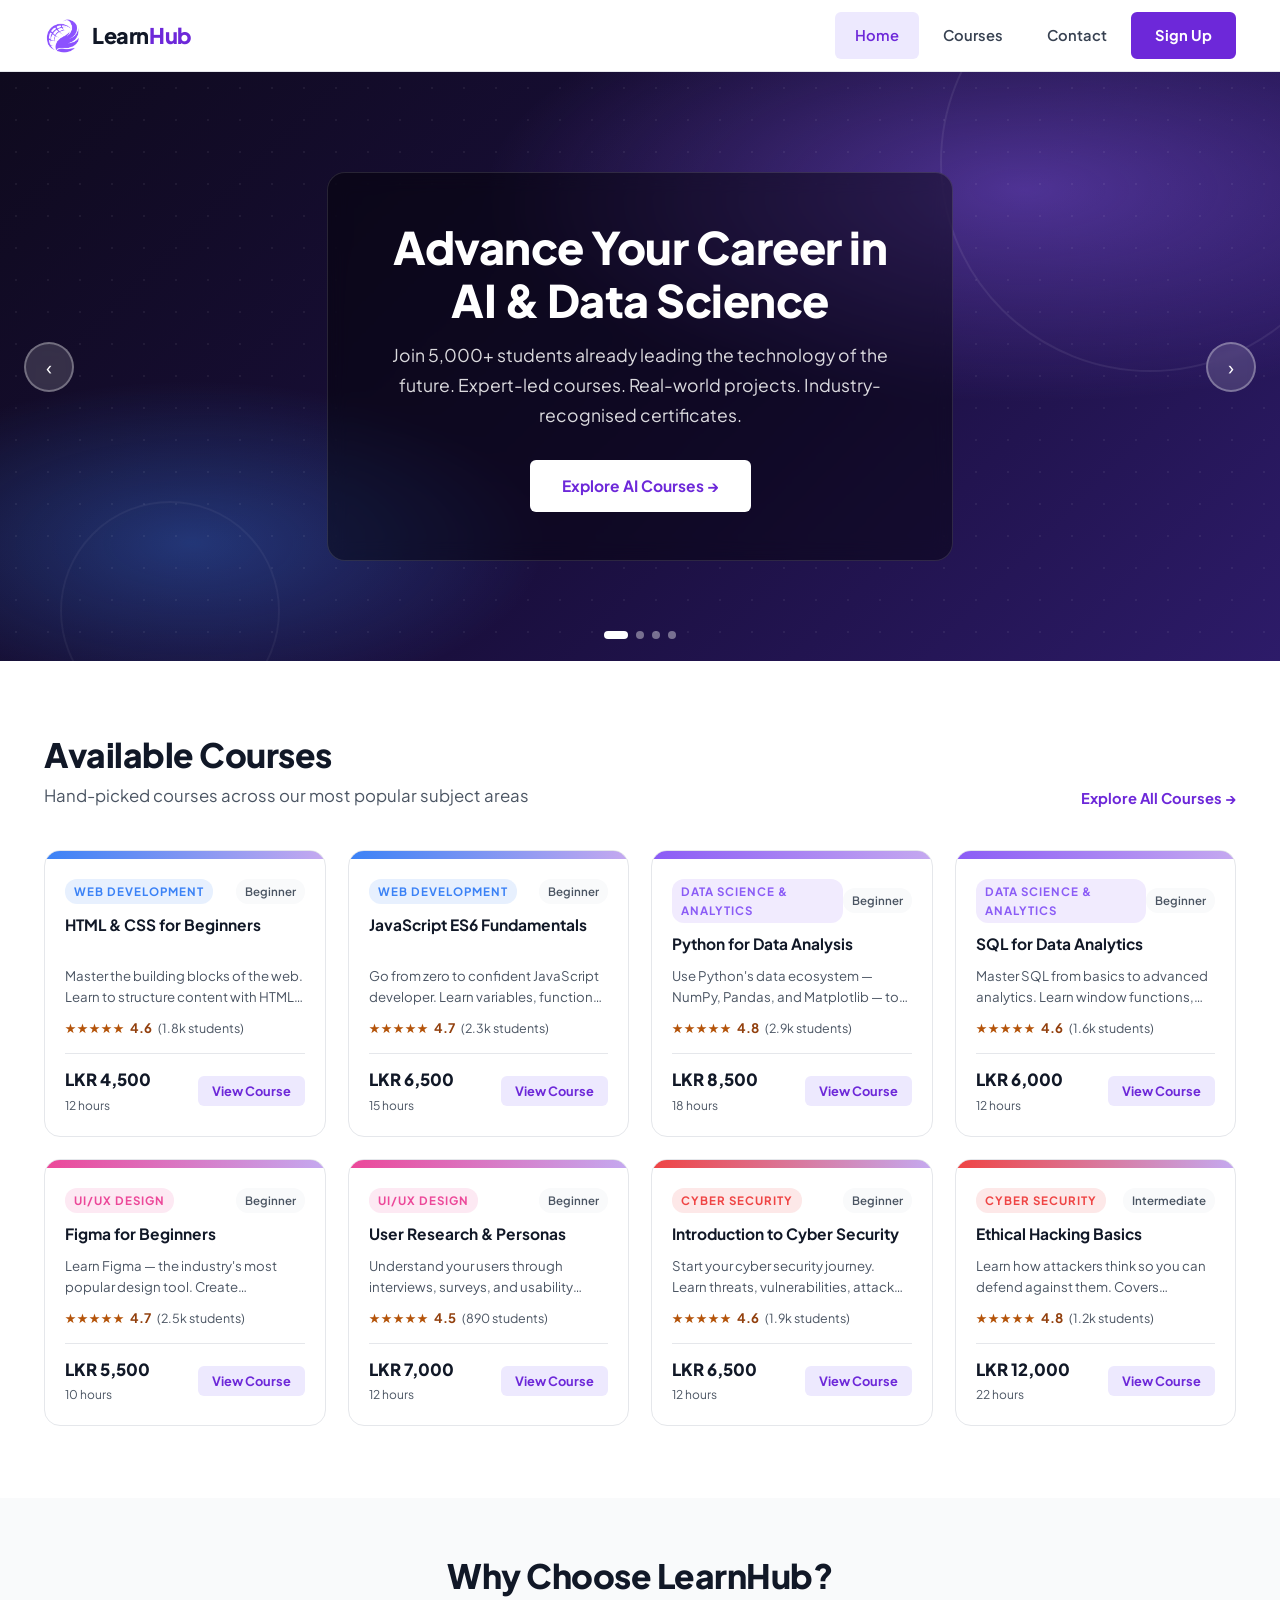
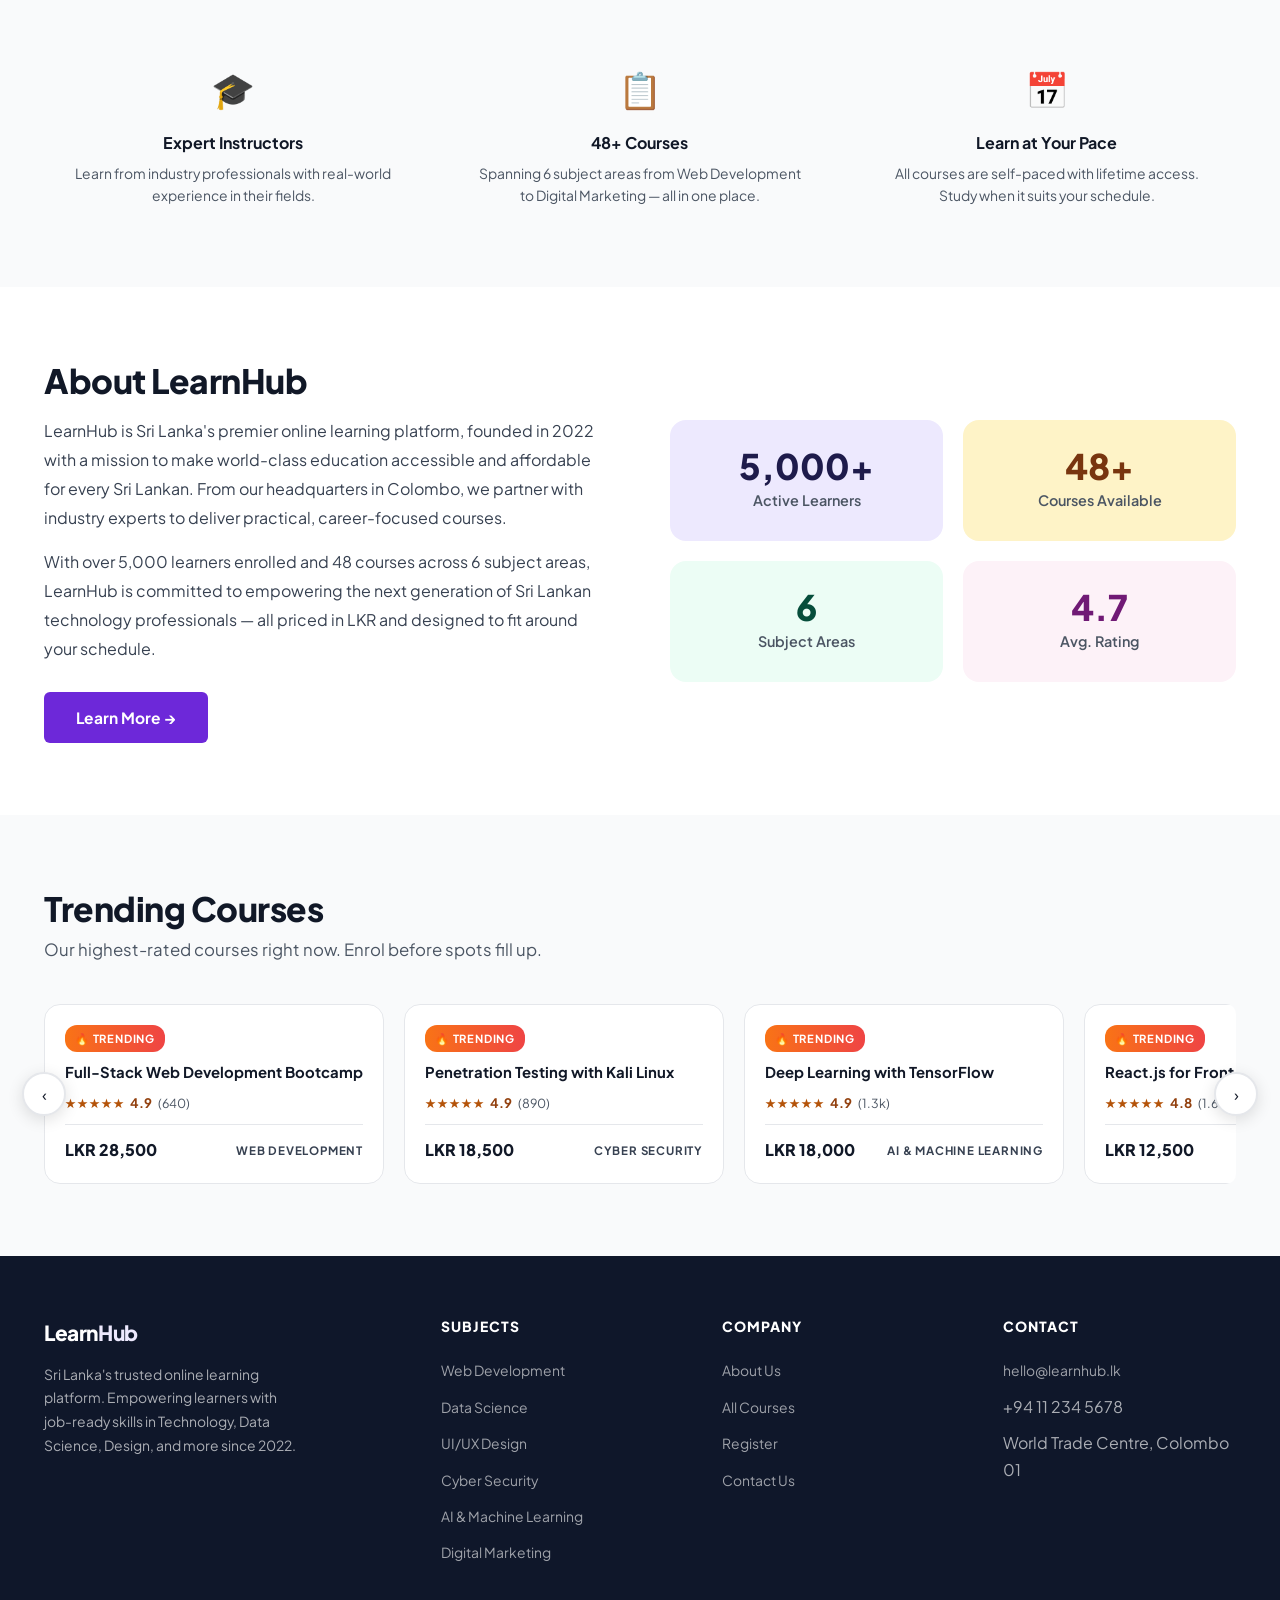
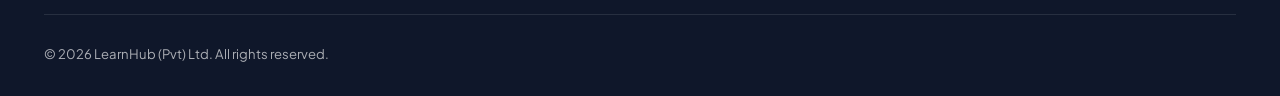
<file: index.html>
<!DOCTYPE html>
<html lang="en">

<head>
  <meta charset="UTF-8">
  <meta name="viewport" content="width=device-width, initial-scale=1.0">
  <meta name="description" content="LearnHub – Sri Lanka's premium online learning platform for Technology, Design, Data Science and more.">
  <title>LearnHub – Learn Without Limits</title>
  <link rel="stylesheet" href="style.css">
</head>
<body>

<div class="mobile-overlay" id="mobile-overlay" aria-hidden="true"></div>

<header class="site-header">
  <div class="header-inner">
    <a href="index.html" class="logo" aria-label="LearnHub – Home">
      <img src="logo.png"
           alt="LearnHub logo"
           class="logo-img"
           width="38" height="38">
      <span class="logo-name">Learn<span>Hub</span></span>
    </a>

<!--mobile hamburger -->
    <button class="hamburger" id="hamburger"
            aria-label="Toggle navigation menu"
            aria-expanded="false"
            aria-controls="main-nav">
      <span></span><span></span><span></span>
    </button>

    <!-- Main navigation -->
    <nav class="main-nav" id="main-nav" aria-label="Main navigation">
      <ul class="nav-list">
        <li><a href="index.html"   class="nav-link" aria-current="page">Home</a></li>
        <li><a href="courses.html" class="nav-link">Courses</a></li>
        <li><a href="contact.html" class="nav-link">Contact</a></li>
        <li><a href="register.html" class="nav-btn">Sign Up</a></li>
      </ul>
    </nav>

  </div>
</header>

<main>
    <h1 class="sr-only">LearnHub – Online Learning Platform</h1>
  <!--Hero Slider-->
  <section class="hero-slider" aria-label="Promotional banners">

    <div class="slides-track" id="slides-track" role="list">

      <!-- Slide 1: AI & Data Science career -->
      <div class="slide slide-bg-1" role="listitem" aria-label="Slide 1 of 4">
        <div class="slide-dots-bg" aria-hidden="true"></div>
        <div class="slide-content">
          <h2>Advance Your Career in<br>AI &amp; Data Science</h2>
          <p>Join 5,000+ students already leading the technology of the future. Expert-led courses. Real-world projects. Industry-recognised certificates.</p>
          <a href="courses.html?subject=ai-ml" class="slide-cta cta-white">
            Explore AI Courses &#8594;
          </a>
        </div>
      </div>

      <!-- Slide 2: Limited offer -->
      <div class="slide slide-bg-2" role="listitem" aria-label="Slide 2 of 4">
        <div class="slide-dots-bg" aria-hidden="true"></div>
        <div class="slide-content">
          <h2>40% Off All Courses<br>This Month Only</h2>
          <p>Kickstart your learning journey at an unbeatable price. Over 48 premium courses across 6 subject areas — all discounted until 30th April.</p>
          <a href="courses.html" class="slide-cta cta-amber">
            Browse All Courses
          </a>
        </div>
      </div>

      <!-- Slide 3: Combo plans -->
      <div class="slide slide-bg-3" role="listitem" aria-label="Slide 3 of 4">
        <div class="slide-dots-bg" aria-hidden="true"></div>
        <div class="slide-content">
          <h2>Web Dev + Data Science<br>Bundle — Save 35%</h2>
          <p>Our most powerful combo plan bundles our top two career tracks at a special price. Master the full-stack of modern digital skills in one go.</p>
          <a href="register.html" class="slide-cta cta-sky">
            Get the Bundle
          </a>
        </div>
      </div>

      <!-- Slide 4: Community -->
      <div class="slide slide-bg-4" role="listitem" aria-label="Slide 4 of 4">
        <div class="slide-dots-bg" aria-hidden="true"></div>
        <div class="slide-content">
          <h2>Learn Together,<br>Grow Together</h2>
          <p>Access peer forums, live Q&amp;A sessions with instructors, and a global community of learners.</p>
          <a href="courses.html" class="slide-cta cta-emerald">
            Join the Community!
          </a>
        </div>
      </div>

    </div>

    <!-- Arrow navigation -->
    <button class="slider-arrow prev" id="slider-prev" aria-label="Previous slide">&#8249;</button>
    <button class="slider-arrow next" id="slider-next" aria-label="Next slide">&#8250;</button>

    <!-- Dot indicators -->
    <div class="slider-dots" id="slider-dots" role="tablist" aria-label="Slide indicators"></div>

  </section>

  <!-- Featured Courses -->
  <section class="section-pad" aria-labelledby="featured-heading">
    <div class="container">

      <div class="section-header">
        <div>
          <h2 class="section-title" id="featured-heading">Available Courses</h2>
          <p class="section-subtitle">Hand-picked courses across our most popular subject areas</p>
        </div>
        <a href="courses.html" class="view-all-link" aria-label="Explore all courses">
          Explore All Courses &#8594;
        </a>
      </div>

      <div class="courses-grid"
           id="featured-courses-grid"
           role="region"
           aria-live="polite"
           aria-label="Featured courses">
        <p class="loading-msg">Loading courses&hellip;</p>
      </div>

    </div>
  </section>

  <!-- Why Choose LearnHub? -->
  <section style="background:var(--clr-bg-alt);padding:56px 0;"
           aria-labelledby="why-heading">
    <div class="container">
      <h2 class="section-title" id="why-heading" style="text-align:center;margin-bottom:40px;">
        Why Choose LearnHub?
      </h2>
      <div style="display:grid;grid-template-columns:repeat(auto-fit,minmax(200px,1fr));gap:28px;">

        <div style="text-align:center;padding:24px;">
          <div style="font-size:2.2rem;margin-bottom:12px;">&#127891;</div>
          <h3 style="font-size:1rem;font-weight:700;margin-bottom:6px;">Expert Instructors</h3>
          <p style="font-size:0.87rem;color:var(--clr-text-muted);line-height:1.6;">Learn from industry professionals with real-world experience in their fields.</p>
        </div>

        <div style="text-align:center;padding:24px;">
          <div style="font-size:2.2rem;margin-bottom:12px;">&#128203;</div>
          <h3 style="font-size:1rem;font-weight:700;margin-bottom:6px;">48+ Courses</h3>
          <p style="font-size:0.87rem;color:var(--clr-text-muted);line-height:1.6;">Spanning 6 subject areas from Web Development to Digital Marketing — all in one place.</p>
        </div>

        <div style="text-align:center;padding:24px;">
          <div style="font-size:2.2rem;margin-bottom:12px;">&#128197;</div>
          <h3 style="font-size:1rem;font-weight:700;margin-bottom:6px;">Learn at Your Pace</h3>
          <p style="font-size:0.87rem;color:var(--clr-text-muted);line-height:1.6;">All courses are self-paced with lifetime access. Study when it suits your schedule.</p>
        </div>
      </div>
    </div>
  </section>

  <!-- About Us -->
  <section class="section-pad" aria-labelledby="about-heading">
    <div class="container">
      <div class="about-two-col" style="display:grid;grid-template-columns:1fr 1fr;gap:60px;align-items:center;">

        <!-- About Us - Text -->
        <div>
          <h2 class="section-title" id="about-heading" style="margin-bottom:16px;">About LearnHub</h2>
          <p style="font-size:1rem;color:var(--clr-text-md);line-height:1.8;margin-bottom:16px;">
            LearnHub is Sri Lanka's premier online learning platform, founded in 2022 with a mission to make
            world-class education accessible and affordable for every Sri Lankan. From our headquarters in
            Colombo, we partner with industry experts to deliver practical, career-focused courses.
          </p>
          <p style="font-size:1rem;color:var(--clr-text-md);line-height:1.8;margin-bottom:28px;">
            With over 5,000 learners enrolled and 48 courses across 6 subject areas, LearnHub is committed to
            empowering the next generation of Sri Lankan technology professionals — all priced in LKR and
            designed to fit around your schedule.
          </p>
          <a href="contact.html" class="slide-cta cta-white" style="background:var(--clr-primary);color:#fff;display:inline-flex;">
            Learn More &#8594;
          </a>
        </div>

        <!-- About Us - Statistics -->
        <div style="display:grid;grid-template-columns:1fr 1fr;gap:20px;">
          <div style="background:var(--clr-primary-lt);border-radius:var(--radius-lg);padding:28px 24px;text-align:center;">
            <div style="font-size:2.2rem;font-weight:800;color:#1e1b4b;line-height:1;">5,000+</div>
            <div style="font-size:0.9rem;color:var(--clr-text-muted);margin-top:6px;font-weight:600;">Active Learners</div>
          </div>
          <div style="background:#FEF3C7;border-radius:var(--radius-lg);padding:28px 24px;text-align:center;">
            <div style="font-size:2.2rem;font-weight:800;color:#78350F;line-height:1;">48+</div>
            <div style="font-size:0.9rem;color:var(--clr-text-muted);margin-top:6px;font-weight:600;">Courses Available</div>
          </div>
          <div style="background:#ECFDF5;border-radius:var(--radius-lg);padding:28px 24px;text-align:center;">
            <div style="font-size:2.2rem;font-weight:800;color:#064e3b;line-height:1;">6</div>
            <div style="font-size:0.9rem;color:var(--clr-text-muted);margin-top:6px;font-weight:600;">Subject Areas</div>
          </div>
          <div style="background:#FDF2F8;border-radius:var(--radius-lg);padding:28px 24px;text-align:center;">
            <div style="font-size:2.2rem;font-weight:800;color:#701a75;line-height:1;">4.7</div>
            <div style="font-size:0.9rem;color:var(--clr-text-muted);margin-top:6px;font-weight:600;">Avg. Rating</div>
          </div>
        </div>

      </div>
    </div>
  </section>

  <!-- Trending Courses Carousel -->
  <section class="section-pad trending-section" aria-labelledby="trending-heading">
    <div class="container">

      <div class="section-header">
        <div>
          <h2 class="section-title" id="trending-heading">Trending Courses</h2>
          <p class="section-subtitle">Our highest-rated courses right now. Enrol before spots fill up.</p>
        </div>
      </div>

      <div class="carousel-wrapper">
        <!-- Left arrow -->
        <button class="carousel-btn cp-prev" id="cp-prev" aria-label="Scroll trending courses left">&#8249;</button>

        <div class="carousel-track-outer">
          <div class="carousel-track"
               id="trending-track"
               aria-label="Trending courses carousel"
               role="list">
            <p class="loading-msg">Loading trending courses&hellip;</p>
          </div>
        </div>

        <!-- Right arrow -->
        <button class="carousel-btn cp-next" id="cp-next" aria-label="Scroll trending courses right">&#8250;</button>
      </div>

    </div>
  </section>

</main>

<!-- Footer -->
<footer class="site-footer">
  <div class="container">
    <div class="footer-grid">

      <div class="footer-brand">
        <a href="index.html" class="logo-name" aria-label="LearnHub home">
          Learn<span>Hub</span>
        </a>
        <p>Sri Lanka's trusted online learning platform. Empowering learners with job-ready skills in Technology, Data Science, Design, and more since 2022.</p>
      </div>

      <div class="footer-col">
        <h3>Subjects</h3>
        <ul>
          <li><a href="courses.html?subject=web-dev">Web Development</a></li>
          <li><a href="courses.html?subject=data-science">Data Science</a></li>
          <li><a href="courses.html?subject=ux-design">UI/UX Design</a></li>
          <li><a href="courses.html?subject=cyber-security">Cyber Security</a></li>
          <li><a href="courses.html?subject=ai-ml">AI &amp; Machine Learning</a></li>
          <li><a href="courses.html?subject=digital-marketing">Digital Marketing</a></li>
        </ul>
      </div>

      <div class="footer-col">
        <h3>Company</h3>
        <ul>
          <li><a href="contact.html">About Us</a></li>
          <li><a href="courses.html">All Courses</a></li>
          <li><a href="register.html">Register</a></li>
          <li><a href="contact.html">Contact Us</a></li>
        </ul>
      </div>

      <div class="footer-col">
        <h3>Contact</h3>
        <ul>
          <li><a href="mailto:hello@learnhub.lk">hello@learnhub.lk</a></li>
          <li>+94 11 234 5678</li>
          <li>World Trade Centre, Colombo 01</li>
        </ul>
      </div>

    </div>

    <div class="footer-bottom">
      <p>&copy; 2026 LearnHub (Pvt) Ltd. All rights reserved.</p>
    </div>

  </div>
</footer>

<script src="script.js"></script>
</body>
</html>
</file>
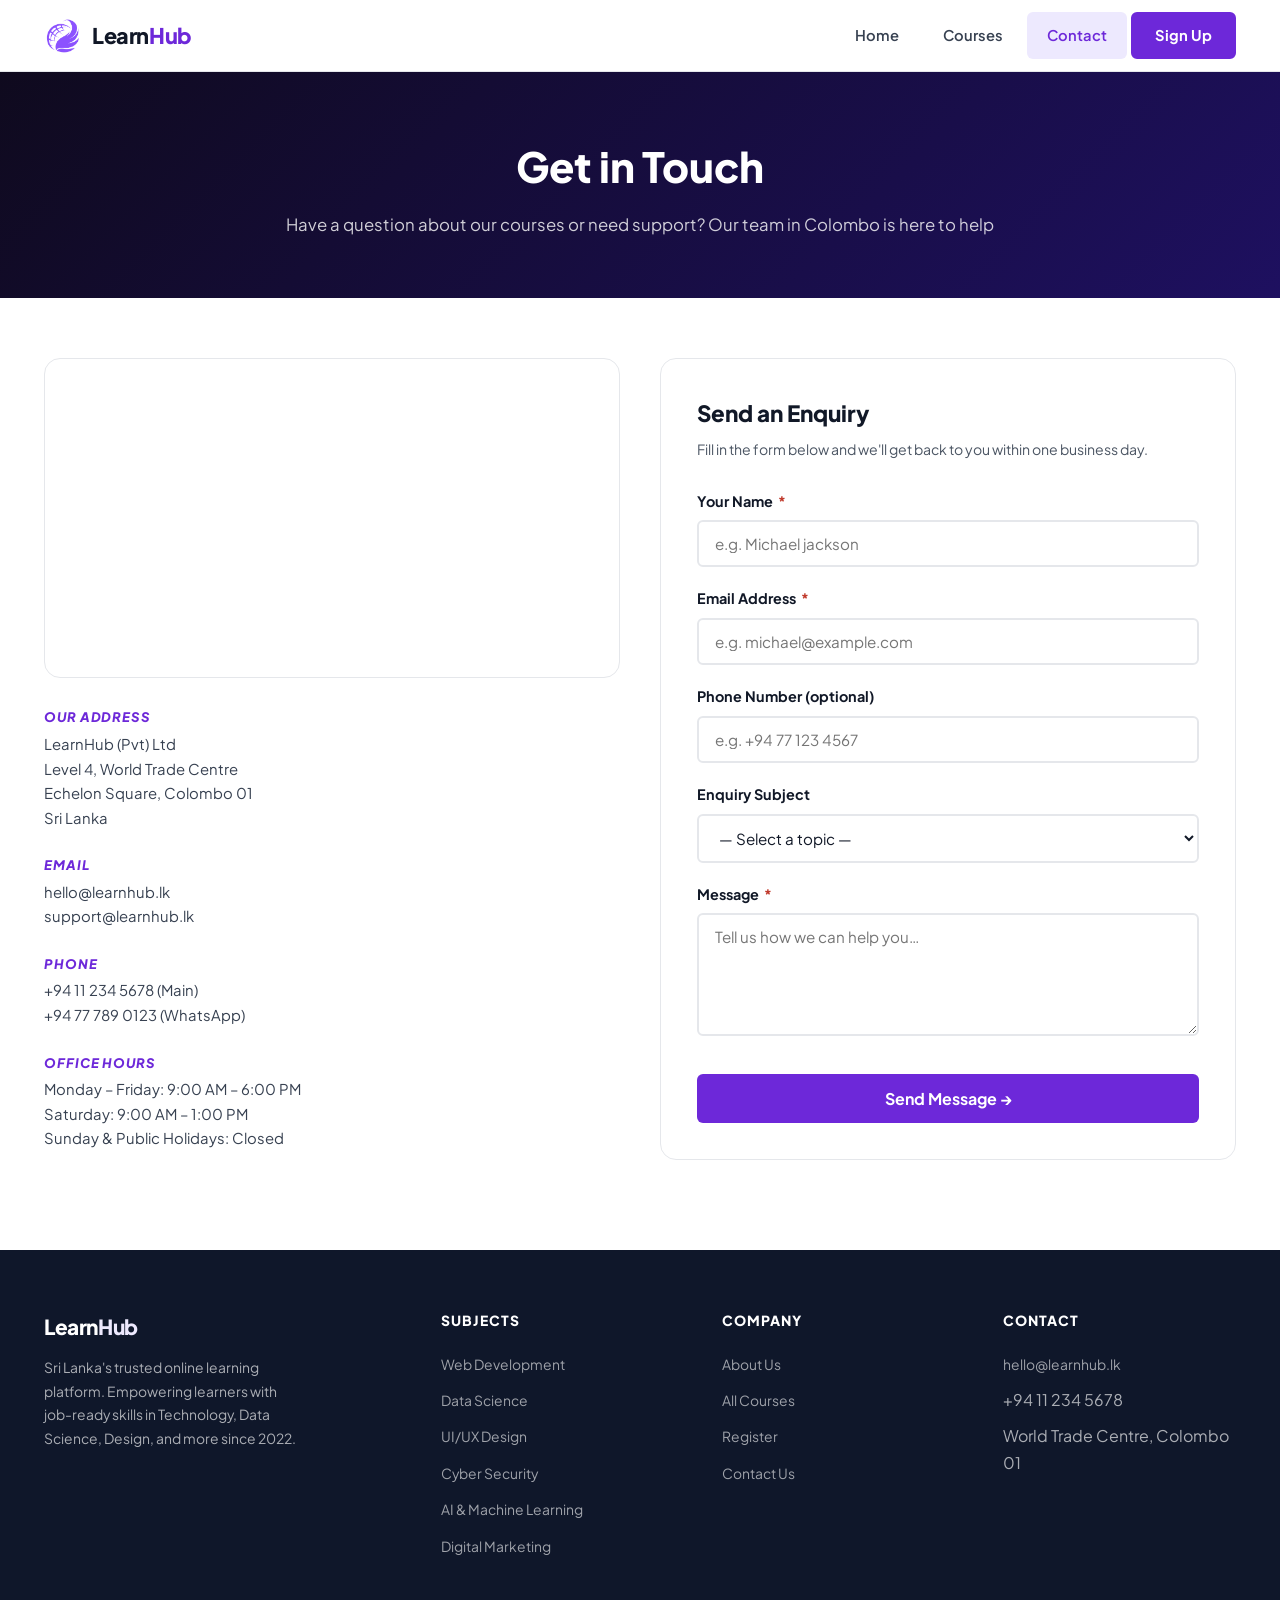
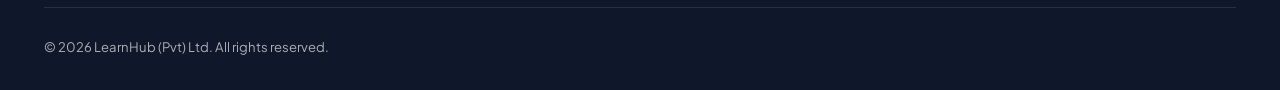
<file: contact.html>
<!DOCTYPE html>
<html lang="en">

<head>
  <meta charset="UTF-8">
  <meta name="viewport" content="width=device-width, initial-scale=1.0">
  <meta name="description" content="Contact LearnHub — our team in Colombo, Sri Lanka is ready to help with course enquiries and support.">
  <title>Contact Us – LearnHub</title>
  <link rel="stylesheet" href="style.css">
</head>
<body>

<div class="mobile-overlay" id="mobile-overlay" aria-hidden="true"></div>

<header class="site-header">
  <div class="header-inner">
    <a href="index.html" class="logo" aria-label="LearnHub – Home">
      <img src="logo.png" alt="LearnHub logo" class="logo-img" width="38" height="38">
      <span class="logo-name">Learn<span>Hub</span></span>
    </a>
    <button class="hamburger" id="hamburger"
            aria-label="Toggle navigation menu"
            aria-expanded="false"
            aria-controls="main-nav">
      <span></span><span></span><span></span>
    </button>
    <nav class="main-nav" id="main-nav" aria-label="Main navigation">
      <ul class="nav-list">
        <li><a href="index.html"    class="nav-link">Home</a></li>
        <li><a href="courses.html"  class="nav-link">Courses</a></li>
        <li><a href="contact.html"  class="nav-link" aria-current="page">Contact</a></li>
        <li><a href="register.html" class="nav-btn">Sign Up</a></li>
      </ul>
    </nav>
  </div>
</header>

<section class="contact-hero" aria-labelledby="contact-h1">
  <h1 id="contact-h1">Get in Touch</h1>
  <p>Have a question about our courses or need support? Our team in Colombo is here to help</p>
</section>

<main>
  <div class="container">
    <div class="contact-layout">

      <!-- Left Column -->
      <div class="contact-left">

        <!-- Google Maps embed – Colombo, Sri Lanka -->
        <div class="contact-map">
          <iframe
            src="https://www.google.com/maps/embed?pb=!1m18!1m12!1m3!1d126743.58!2d79.8211!3d6.9270786!2m3!1f0!2f0!3f0!3m2!1i1024!2i768!4f13.1!3m3!1m2!1s0x3ae253d10f7a7003%3A0x320b2e4d32d3838d!2sColombo%2C%20Sri%20Lanka!5e0!3m2!1sen!2slk!4v1700000000000!5m2!1sen!2slk"
            title="LearnHub office location in Colombo, Sri Lanka on Google Maps"
            loading="eager"
            referrerpolicy="no-referrer-when-downgrade"
            aria-label="Google Maps showing LearnHub office location in Colombo, Sri Lanka">
          </iframe>
        </div>

        <!-- Contact details -->
        <address class="contact-info" aria-label="LearnHub contact details">

          <div class="info-item">
            <div class="info-text">
              <strong>Our Address</strong>
              <p>
                LearnHub (Pvt) Ltd<br>
                Level 4, World Trade Centre<br>
                Echelon Square, Colombo 01<br>
                Sri Lanka
              </p>
            </div>
          </div>

          <div class="info-item">
            <div class="info-text">
              <strong>Email</strong>
              <p>
                <a href="mailto:hello@learnhub.lk">hello@learnhub.lk</a><br>
                <a href="mailto:support@learnhub.lk">support@learnhub.lk</a>
              </p>
            </div>
          </div>

          <div class="info-item">
            <div class="info-text">
              <strong>Phone</strong>
              <p>
                <a href="tel:+94112345678">+94 11 234 5678</a> (Main)<br>
                <a href="tel:+94777890123">+94 77 789 0123</a> (WhatsApp)
              </p>
            </div>
          </div>

          <div class="info-item">
            <div class="info-text">
              <strong>Office Hours</strong>
              <p>
                Monday – Friday: 9:00 AM – 6:00 PM<br>
                Saturday: 9:00 AM – 1:00 PM<br>
                Sunday &amp; Public Holidays: Closed
              </p>
            </div>
          </div>

        </address>

      </div>

      <!-- Right Column -->
      <div class="contact-form-card">

        <h2>Send an Enquiry</h2>
        <p class="sub">Fill in the form below and we'll get back to you within one business day.</p>

        <!-- Success banner -->
        <div id="contact-success"
             class="success-banner"
             role="alert"
             aria-live="assertive">
          <h3>&#10003; Message Sent!</h3>
          <p>Thank you for reaching out. A member of our team will respond to you within one business day.</p>
        </div>

        <form id="contact-form"
              novalidate
              aria-label="Course enquiry form">

          <!-- Name -->
          <div class="form-group">
            <label for="enquiry-name">
              Your Name <span class="req" aria-hidden="true">*</span>
            </label>
            <input type="text"
                   id="enquiry-name"
                   name="enquiry-name"
                   class="form-control"
                   placeholder="e.g. Michael jackson"
                   autocomplete="name"
                   aria-describedby="err-enquiry-name"
                   aria-required="true">
            <span id="err-enquiry-name"
                  class="err-msg"
                  role="alert"
                  aria-live="polite"></span>
          </div>

          <!-- Email -->
          <div class="form-group">
            <label for="enquiry-email">
              Email Address <span class="req" aria-hidden="true">*</span>
            </label>
            <input type="email"
                   id="enquiry-email"
                   name="enquiry-email"
                   class="form-control"
                   placeholder="e.g. michael@example.com"
                   autocomplete="email"
                   aria-describedby="err-enquiry-email"
                   aria-required="true">
            <span id="err-enquiry-email"
                  class="err-msg"
                  role="alert"
                  aria-live="polite"></span>
          </div>

          <!-- Phone (optional) -->
          <div class="form-group">
            <label for="enquiry-phone">Phone Number (optional)</label>
            <input type="tel"
                   id="enquiry-phone"
                   name="enquiry-phone"
                   class="form-control"
                   placeholder="e.g. +94 77 123 4567"
                   autocomplete="tel"
                   aria-label="Your phone number (optional)">
          </div>

          <!-- Subject dropdown -->
          <div class="form-group">
            <label for="enquiry-subject">Enquiry Subject</label>
            <select id="enquiry-subject"
                    name="enquiry-subject"
                    class="form-control"
                    aria-label="Select enquiry subject">
              <option value="">&#8212; Select a topic &#8212;</option>
              <option value="course-info">Course Information</option>
              <option value="enrolment">Enrolment and Registration</option>
              <option value="pricing">Pricing and Payments</option>
              <option value="technical">Technical Support</option>
              <option value="other">Other</option>
            </select>
          </div>

          <!-- Message -->
          <div class="form-group">
            <label for="enquiry-message">
              Message <span class="req" aria-hidden="true">*</span>
            </label>
            <textarea id="enquiry-message"
                      name="enquiry-message"
                      class="form-control"
                      rows="5"
                      placeholder="Tell us how we can help you…"
                      aria-describedby="err-enquiry-message"
                      aria-required="true"></textarea>
            <span id="err-enquiry-message"
                  class="err-msg"
                  role="alert"
                  aria-live="polite"></span>
          </div>

          <button type="submit"
                  class="btn-submit"
                  aria-label="Submit enquiry form">
            Send Message &#8594;
          </button>

        </form>

      </div>

    </div>
  </div>

</main>

<!-- Footer -->
<footer class="site-footer">
  <div class="container">
    <div class="footer-grid">
      <div class="footer-brand">
        <a href="index.html" class="logo-name" aria-label="LearnHub home">
          Learn<span>Hub</span>
        </a>
        <p>Sri Lanka's trusted online learning platform. Empowering learners with job-ready skills in Technology, Data Science, Design, and more since 2022.</p>
      </div>
      <div class="footer-col">
        <h3>Subjects</h3>
        <ul>
          <li><a href="courses.html?subject=web-dev">Web Development</a></li>
          <li><a href="courses.html?subject=data-science">Data Science</a></li>
          <li><a href="courses.html?subject=ux-design">UI/UX Design</a></li>
          <li><a href="courses.html?subject=cyber-security">Cyber Security</a></li>
          <li><a href="courses.html?subject=ai-ml">AI &amp; Machine Learning</a></li>
          <li><a href="courses.html?subject=digital-marketing">Digital Marketing</a></li>
        </ul>
      </div>
      <div class="footer-col">
        <h3>Company</h3>
        <ul>
          <li><a href="contact.html">About Us</a></li>
          <li><a href="courses.html">All Courses</a></li>
          <li><a href="register.html">Register</a></li>
          <li><a href="contact.html">Contact Us</a></li>
        </ul>
      </div>

      <div class="footer-col">
        <h3>Contact</h3>
        <ul>
          <li><a href="mailto:hello@learnhub.lk">hello@learnhub.lk</a></li>
          <li>+94 11 234 5678</li>
          <li>World Trade Centre, Colombo 01</li>
        </ul>
      </div>
    </div>


    <div class="footer-bottom">
      <p>&copy;  2026 LearnHub (Pvt) Ltd. All rights reserved.</p>
    </div>
  </div>
</footer>

<script src="script.js"></script>
</body>
</html>
</file>
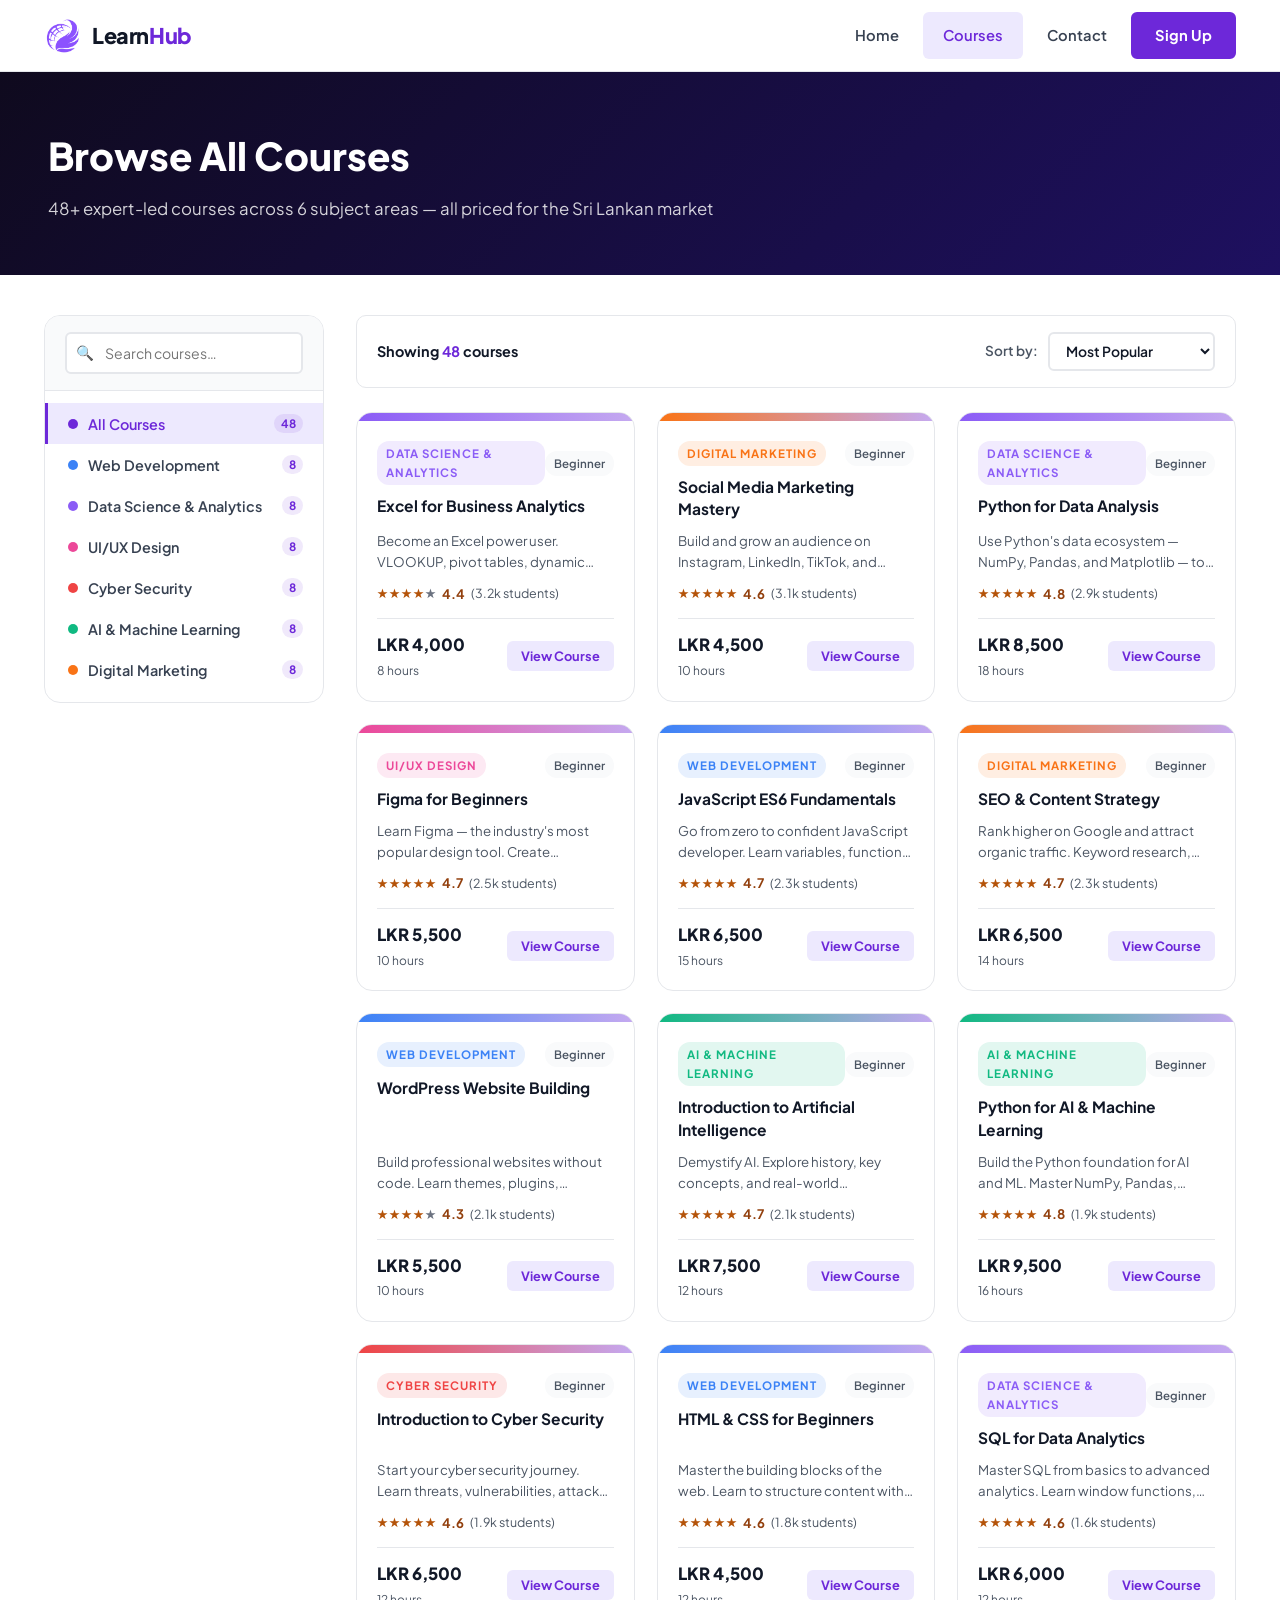
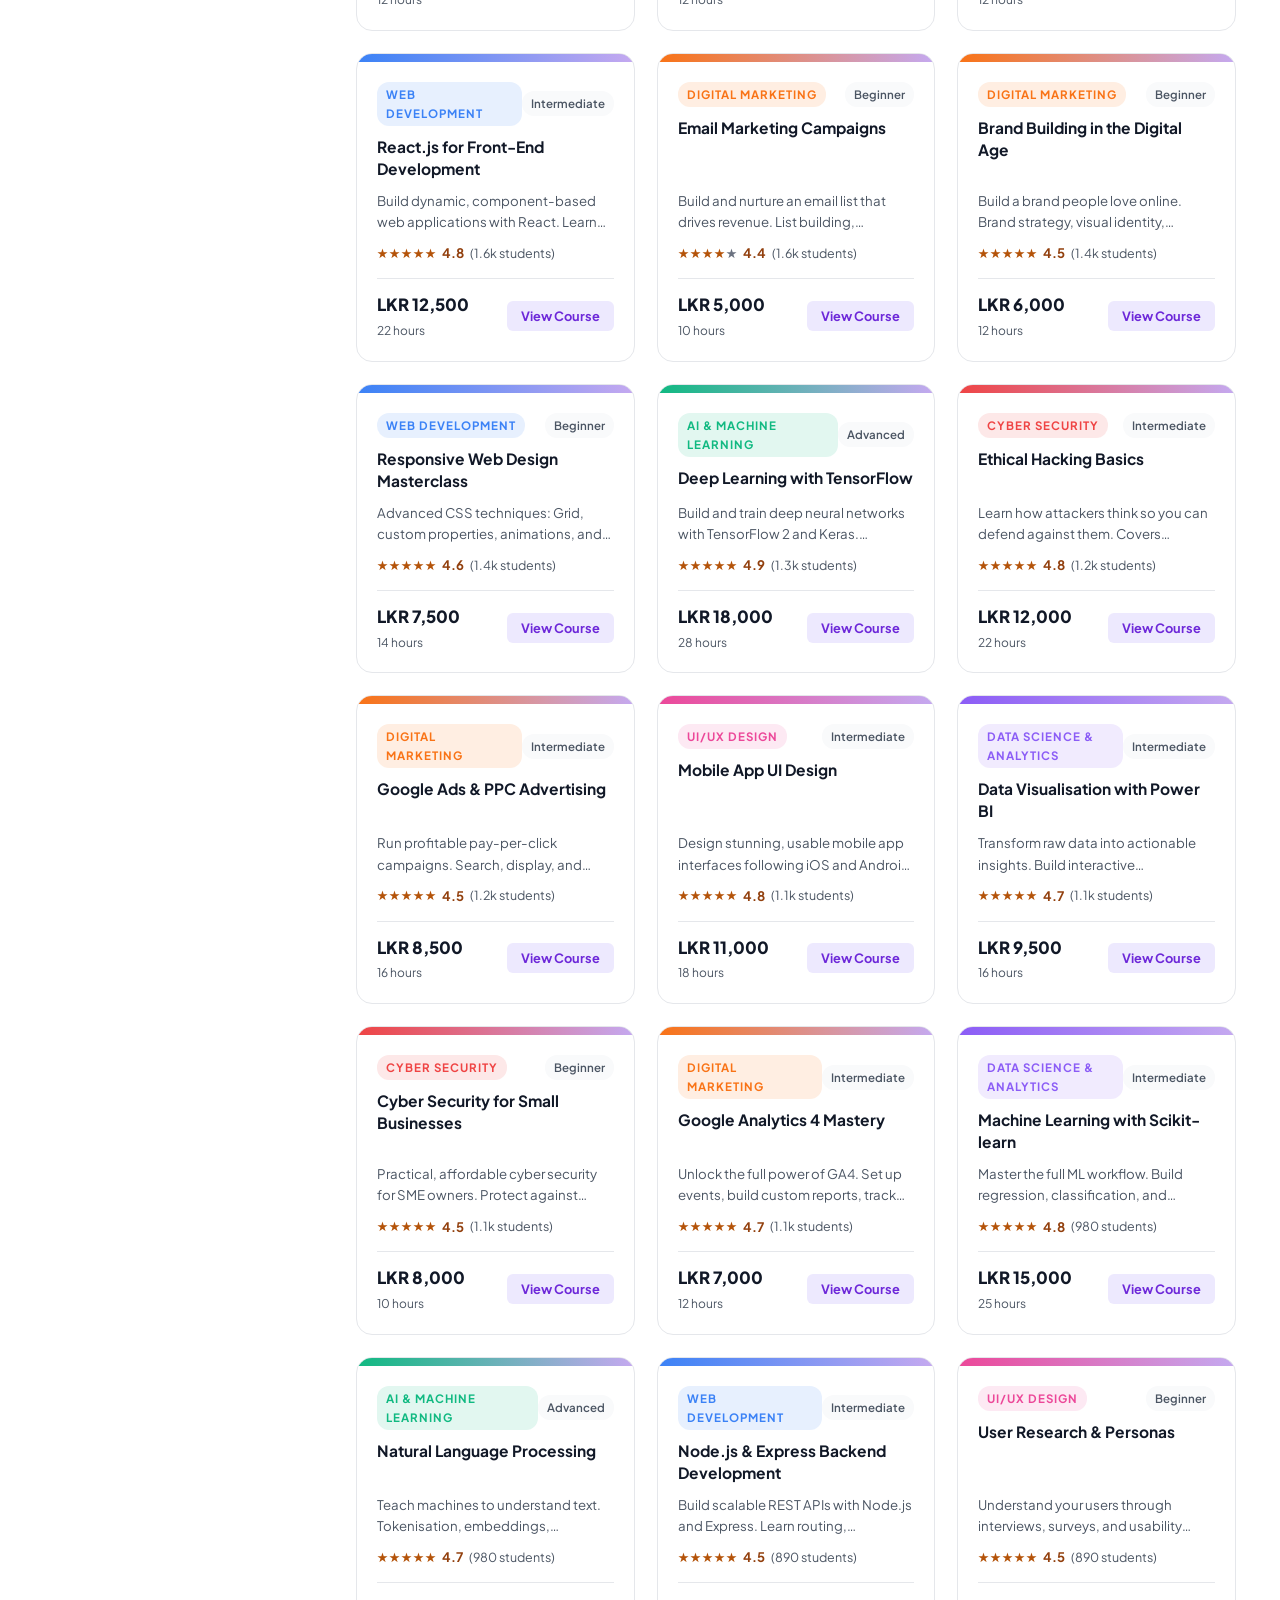
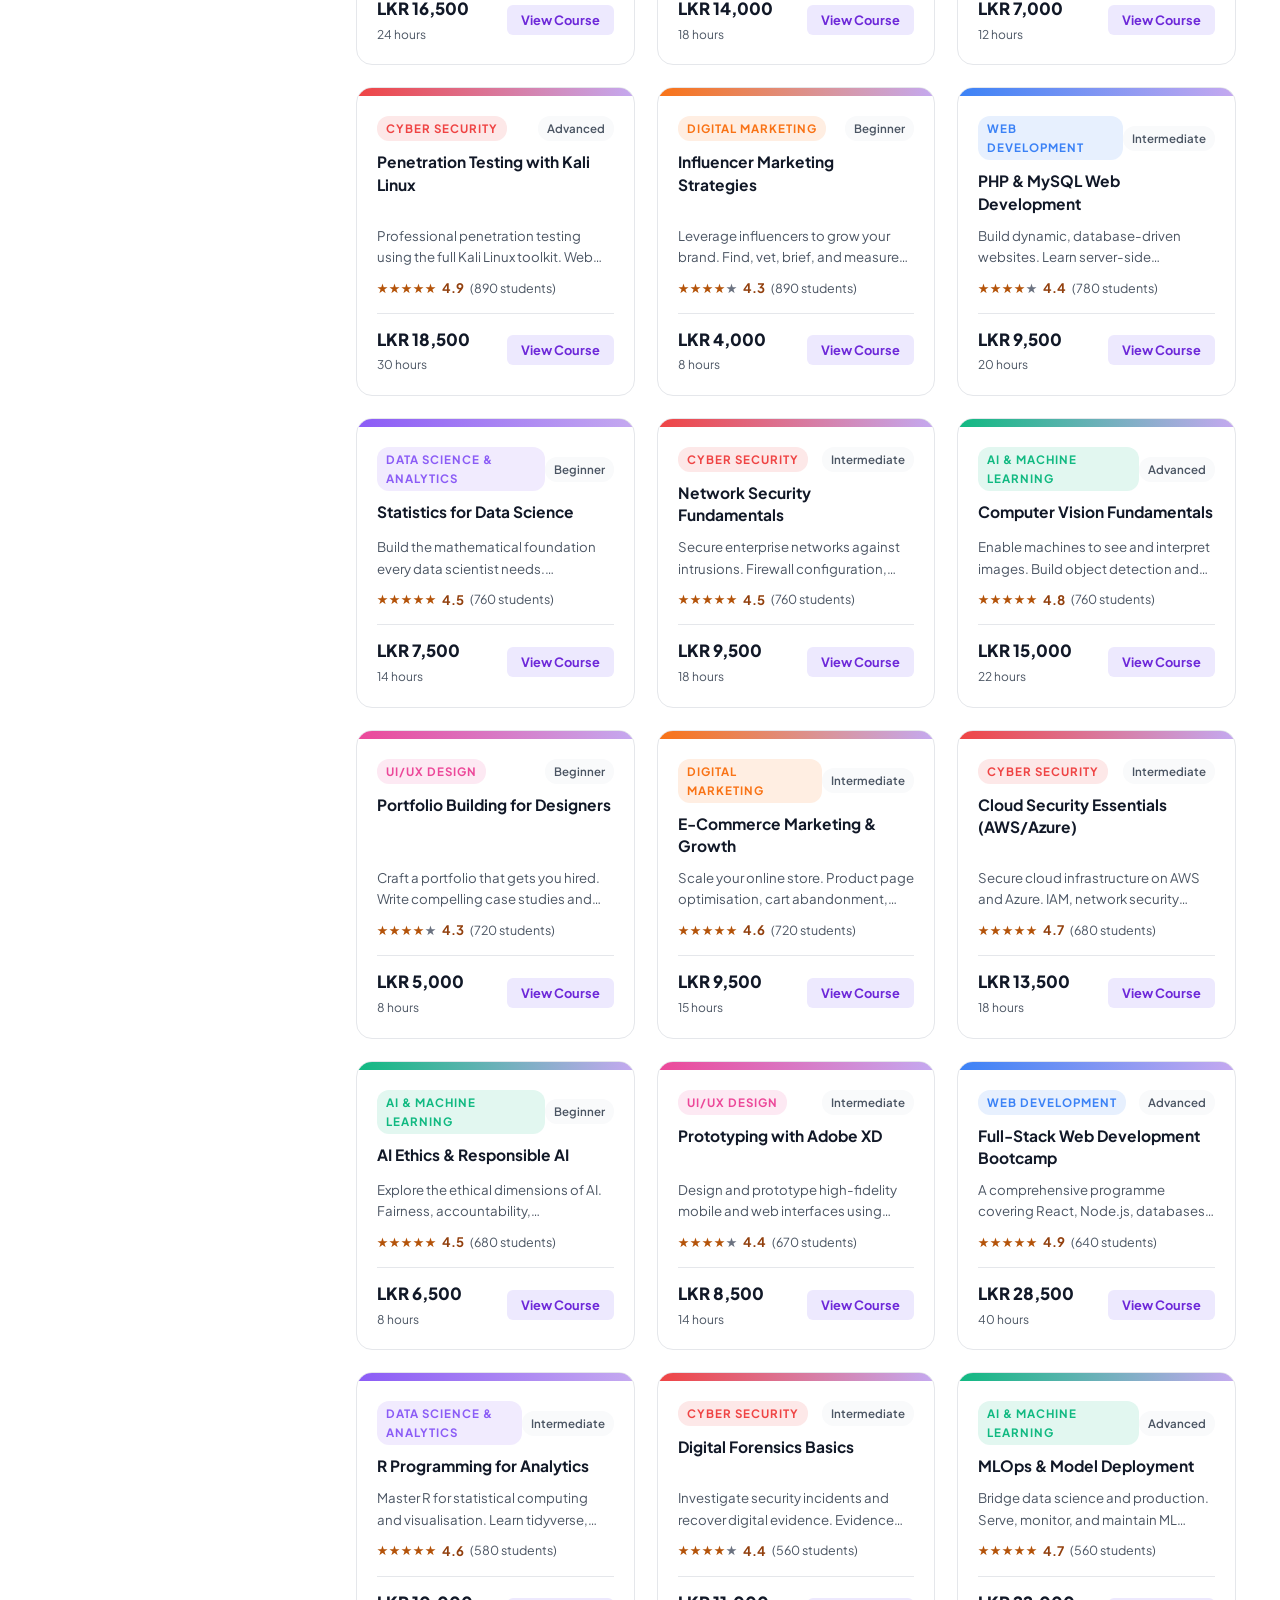
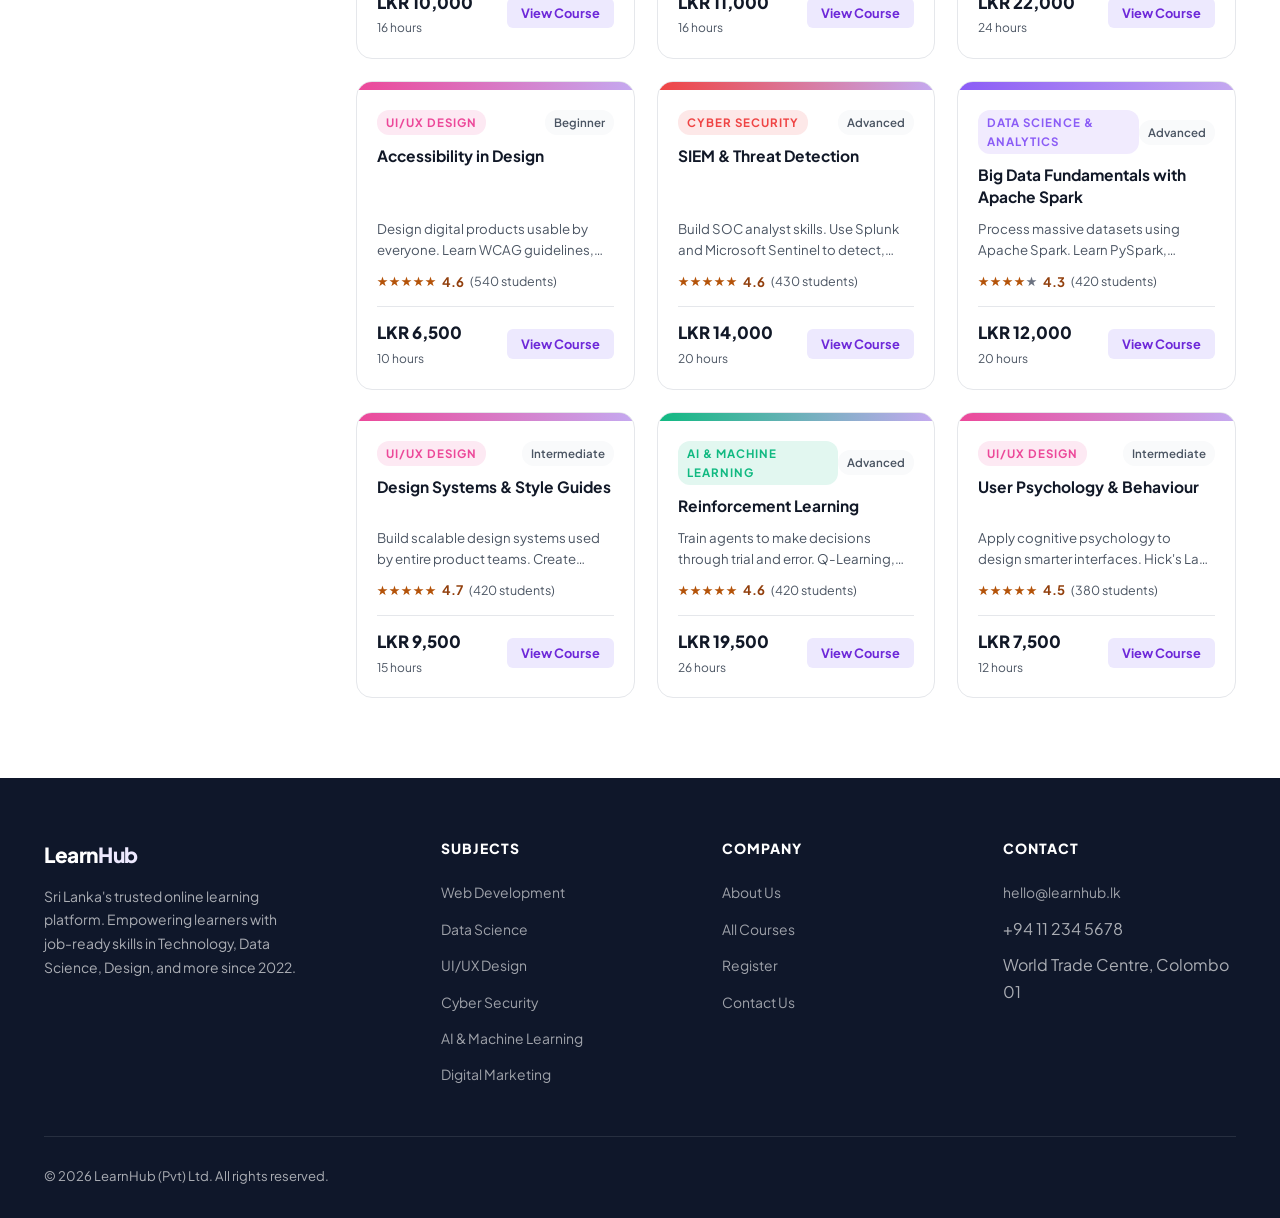
<file: courses.html>
<!DOCTYPE html>
<html lang="en">

<head>
  <meta charset="UTF-8">
  <meta name="viewport" content="width=device-width, initial-scale=1.0">
  <meta name="description" content="Browse all LearnHub courses across Web Development, Data Science, UI/UX, Cyber Security, AI, and Digital Marketing.">
  <title>Courses – LearnHub</title>
  <link rel="stylesheet" href="style.css">
</head>
<body>

<div class="mobile-overlay" id="mobile-overlay" aria-hidden="true"></div>

<header class="site-header">
  <div class="header-inner">
    <a href="index.html" class="logo" aria-label="LearnHub – Home">
      <img src="logo.png"
           alt="LearnHub logo"
           class="logo-img"
           width="38" height="38">
      <span class="logo-name">Learn<span>Hub</span></span>
    </a>
    <button class="hamburger" id="hamburger"
            aria-label="Toggle navigation menu"
            aria-expanded="false"
            aria-controls="main-nav">
      <span></span><span></span><span></span>
    </button>
    <nav class="main-nav" id="main-nav" aria-label="Main navigation">
      <ul class="nav-list">
        <li><a href="index.html"    class="nav-link">Home</a></li>
        <li><a href="courses.html"  class="nav-link" aria-current="page">Courses</a></li>
        <li><a href="contact.html"  class="nav-link">Contact</a></li>
        <li><a href="register.html" class="nav-btn">Sign Up</a></li>
      </ul>
    </nav>
  </div>
</header>

<!-- Courses Page - Banner -->
<div class="page-banner" aria-labelledby="courses-h1">
  <div class="container">
    <h1 id="courses-h1">Browse All Courses</h1>
    <p>48+ expert-led courses across 6 subject areas — all priced for the Sri Lankan market</p>
  </div>
</div>

<main>
  <div class="container">
    <div class="courses-page-layout">

      <!-- Left sidebar -->
      <aside class="courses-sidebar"
             aria-label="Course filter sidebar"
             id="courses-sidebar">

        <div class="sidebar-head">
          <!-- Search bar -->
          <div class="search-box" role="search">
            <span class="search-icon" aria-hidden="true">&#128269;</span>
            <input type="text"
                   id="course-search"
                   placeholder="Search courses…"
                   aria-label="Search courses by title or description"
                   autocomplete="off">
          </div>
        </div>

        <nav class="sidebar-nav"
             id="sidebar-nav"
             aria-label="Subject filter navigation">
          <p style="padding:16px 20px;font-size:0.87rem;color:var(--clr-text-muted);">
            Loading subjects&hellip;
          </p>
        </nav>

      </aside>

      <!-- Courses Main Area -->
      <div class="courses-main-area">
        <h2 class="sr-only">Course Browser</h2>
        <!-- Toolbar- count + sort -->
        <div class="courses-toolbar">
          <p class="courses-count" id="courses-count" aria-live="polite">
            Loading courses&hellip;
          </p>
          <div class="sort-wrapper">
            <label for="sort-select" class="sort-label">Sort by:</label>
            <!--Sort dropdown -->
            <select id="sort-select"
                    class="sort-select"
                    aria-label="Sort courses">
              <option value="popular">Most Popular</option>
              <option value="rating">Highest Rated</option>
              <option value="price-asc">Price: Low to High</option>
              <option value="price-desc">Price: High to Low</option>
              <option value="newest">Newest</option>
            </select>
          </div>
        </div>

        <!-- courses-grid -->
        <div class="courses-grid"
             id="courses-grid"
             role="region"
             aria-live="polite"
             aria-label="Courses list">
          <p class="loading-msg">Loading courses&hellip;</p>
        </div>

        <!-- Lesson detail panel -->
        <div id="lesson-panel"
             class="lesson-panel"
             role="region"
             aria-live="polite"
             aria-label="Course detail and lesson list"
             style="display:none;">
        </div>

      </div>

    </div>
  </div>
</main>

<!-- Footer -->
<footer class="site-footer">
  <div class="container">
    <div class="footer-grid">
      <div class="footer-brand">
        <a href="index.html" class="logo-name" aria-label="LearnHub home">
          Learn<span>Hub</span>
        </a>
        <p>Sri Lanka's trusted online learning platform. Empowering learners with job-ready skills in Technology, Data Science, Design, and more since 2022.</p>
      </div>
      <div class="footer-col">
        <h3>Subjects</h3>
        <ul>
          <li><a href="courses.html?subject=web-dev">Web Development</a></li>
          <li><a href="courses.html?subject=data-science">Data Science</a></li>
          <li><a href="courses.html?subject=ux-design">UI/UX Design</a></li>
          <li><a href="courses.html?subject=cyber-security">Cyber Security</a></li>
          <li><a href="courses.html?subject=ai-ml">AI &amp; Machine Learning</a></li>
          <li><a href="courses.html?subject=digital-marketing">Digital Marketing</a></li>
        </ul>
      </div>
      <div class="footer-col">
        <h3>Company</h3>
        <ul>
          <li><a href="contact.html">About Us</a></li>
          <li><a href="courses.html">All Courses</a></li>
          <li><a href="register.html">Register</a></li>
          <li><a href="contact.html">Contact Us</a></li>
        </ul>
      </div>

      <div class="footer-col">
        <h3>Contact</h3>
        <ul>
          <li><a href="mailto:hello@learnhub.lk">hello@learnhub.lk</a></li>
          <li>+94 11 234 5678</li>
          <li>World Trade Centre, Colombo 01</li>
        </ul>
      </div>

    </div>
    <div class="footer-bottom">
      <p>&copy; 2026 LearnHub (Pvt) Ltd. All rights reserved.</p>
    </div>
  </div>
</footer>

<script src="script.js"></script>
</body>
</html>
</file>
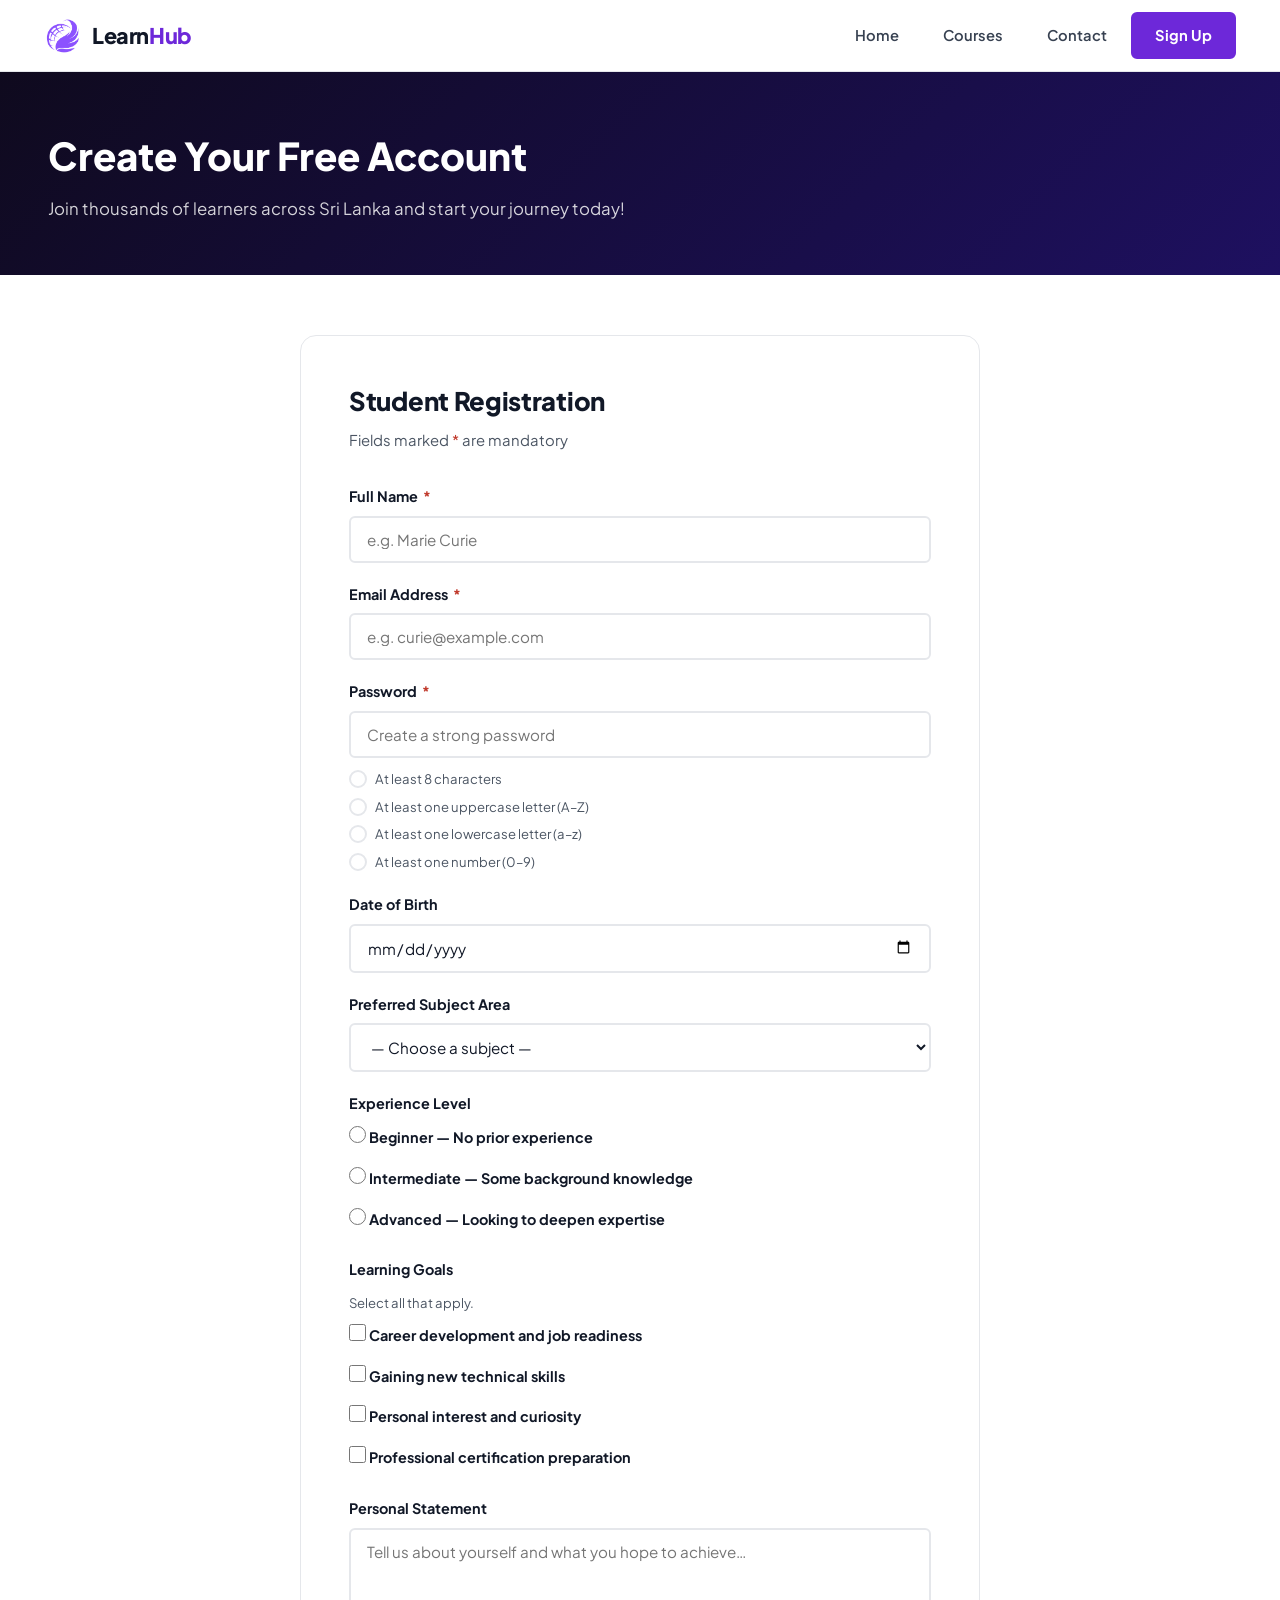
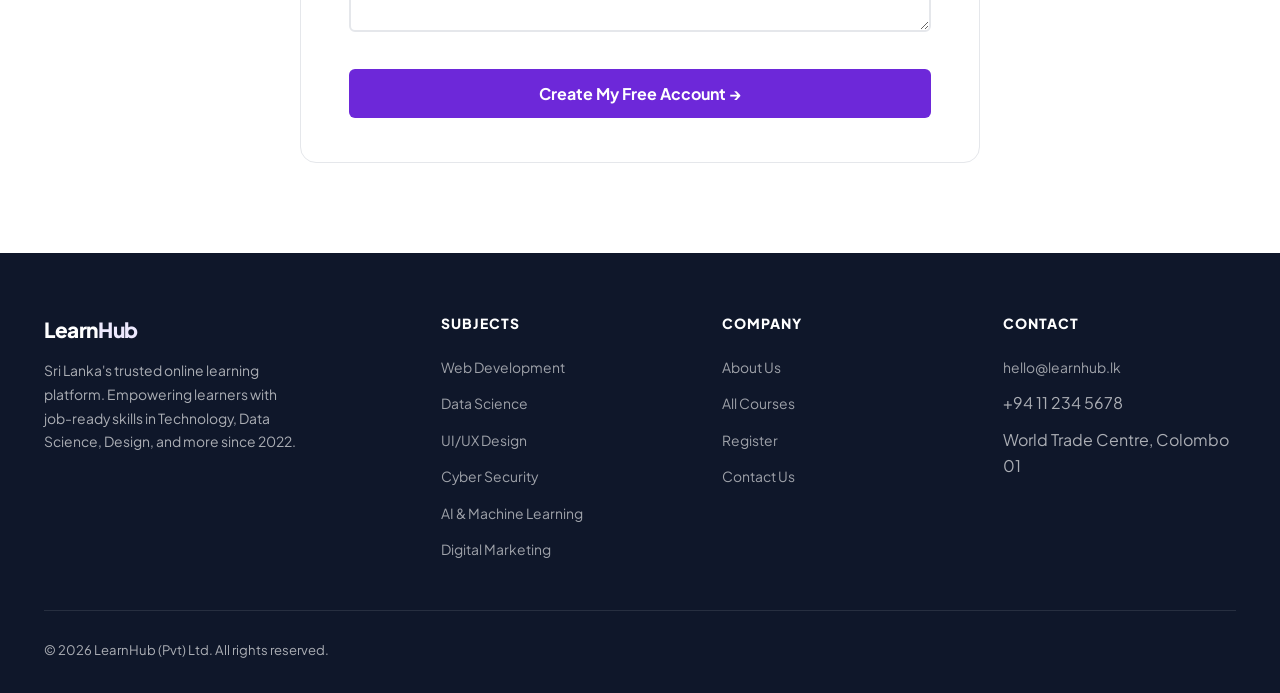
<file: register.html>
<!DOCTYPE html>
<html lang="en">

<head>
  <meta charset="UTF-8">
  <meta name="viewport" content="width=device-width, initial-scale=1.0">
  <meta name="description" content="Register for a free LearnHub account and start learning today.">
  <title>Register – LearnHub</title>
  <link rel="stylesheet" href="style.css">
</head>
<body>

<div class="mobile-overlay" id="mobile-overlay" aria-hidden="true"></div>

<header class="site-header">
  <div class="header-inner">
    <a href="index.html" class="logo" aria-label="LearnHub – Home">
      <img src="logo.png" alt="LearnHub logo" class="logo-img" width="38" height="38">
      <span class="logo-name">Learn<span>Hub</span></span>
    </a>
    <button class="hamburger" id="hamburger"
            aria-label="Toggle navigation menu"
            aria-expanded="false"
            aria-controls="main-nav">
      <span></span><span></span><span></span>
    </button>
    <nav class="main-nav" id="main-nav" aria-label="Main navigation">
      <ul class="nav-list">
        <li><a href="index.html"    class="nav-link">Home</a></li>
        <li><a href="courses.html"  class="nav-link">Courses</a></li>
        <li><a href="contact.html"  class="nav-link">Contact</a></li>
        <li><a href="register.html" class="nav-btn" aria-current="page">Sign Up</a></li>
      </ul>
    </nav>
  </div>
</header>

<!-- Resgistration - Banner -->
<div class="page-banner">
  <div class="container">
    <h1>Create Your Free Account</h1>
    <p>Join thousands of learners across Sri Lanka and start your journey today!</p>
  </div>
</div>

<main>
  <section class="form-section" aria-labelledby="register-heading">
    <div class="container">
      <div class="form-card">

        <h2 id="register-heading">Student Registration</h2>
        <p class="subtitle">
          Fields marked <span style="color:var(--clr-error);" aria-hidden="true">*</span>
          <span class="sr-only">(required)</span> are mandatory
        </p>

        <!-- Success Message -->
        <div id="success-banner"
             class="success-banner"
             role="alert"
             aria-live="assertive">
          <h3>&#10003; Registration Successful!</h3>
          <p>Thank you for joining LearnHub. We'll send your account details to your email shortly. Happy learning!</p>
        </div>

        <!-- Registration Form -->
        <form id="registration-form"
              novalidate
              aria-label="Student registration form">

          <!-- Input 1: Fullname -->
          <div class="form-group">
            <label for="fullName">
              Full Name <span class="req" aria-hidden="true">*</span>
            </label>
            <input type="text"
                   id="fullName"
                   name="fullName"
                   class="form-control"
                   placeholder="e.g. Marie Curie"
                   autocomplete="name"
                   aria-describedby="err-fullName"
                   aria-required="true">
            <span id="err-fullName"
                  class="err-msg"
                  role="alert"
                  aria-live="polite"></span>
          </div>

          <!-- Input 2: email -->
          <div class="form-group">
            <label for="email">
              Email Address <span class="req" aria-hidden="true">*</span>
            </label>
            <input type="email"
                   id="email"
                   name="email"
                   class="form-control"
                   placeholder="e.g. curie@example.com"
                   autocomplete="email"
                   aria-describedby="err-email"
                   aria-required="true">
            <span id="err-email"
                  class="err-msg"
                  role="alert"
                  aria-live="polite"></span>
          </div>

          <!-- Input 3: password -->
          <div class="form-group">
            <label for="password">
              Password <span class="req" aria-hidden="true">*</span>
            </label>
            <input type="password"
                   id="password"
                   name="password"
                   class="form-control"
                   placeholder="Create a strong password"
                   autocomplete="new-password"
                   aria-describedby="pw-criteria err-password"
                   aria-required="true">

            <!-- Live password check -->
            <div class="pw-criteria" id="pw-criteria" role="group" aria-label="Password requirements">
              <div class="criterion" id="cr-length">
                <span class="cr-icon" aria-hidden="true"></span>
                At least 8 characters
              </div>
              <div class="criterion" id="cr-upper">
                <span class="cr-icon" aria-hidden="true"></span>
                At least one uppercase letter (A–Z)
              </div>
              <div class="criterion" id="cr-lower">
                <span class="cr-icon" aria-hidden="true"></span>
                At least one lowercase letter (a–z)
              </div>
              <div class="criterion" id="cr-number">
                <span class="cr-icon" aria-hidden="true"></span>
                At least one number (0–9)
              </div>
            </div>

            <span id="err-password"
                  class="err-msg"
                  role="alert"
                  aria-live="polite"></span>
          </div>

          <!-- Input 4: DOB -->
          <div class="form-group">
            <label for="dob">Date of Birth</label>
            <input type="date"
                   id="dob"
                   name="dob"
                   class="form-control"
                   aria-label="Your date of birth">
          </div>

          <!-- Input 5: Preferred Course  (opt) -->
          <div class="form-group">
            <label for="preferredCourse">Preferred Subject Area</label>
            <select id="preferredCourse"
                    name="preferredCourse"
                    class="form-control"
                    aria-label="Select your preferred subject area">
              <option value="">&#8212; Choose a subject &#8212;</option>
              <option value="web-dev">Web Development</option>
              <option value="data-science">Data Science &amp; Analytics</option>
              <option value="ux-design">UI/UX Design</option>
              <option value="cyber-security">Cyber Security</option>
              <option value="ai-ml">AI &amp; Machine Learning</option>
              <option value="digital-marketing">Digital Marketing</option>
            </select>
          </div>

          <!-- Inout 6: Experience Level (opt) -->
          <div class="form-group">
            <span class="group-label" id="level-label">Experience Level</span>
            <div class="radio-group"
                 role="radiogroup"
                 aria-labelledby="level-label">

              <label class="radio-opt">
                <input type="radio" name="level" value="beginner">
                Beginner — No prior experience
              </label>
              <label class="radio-opt">
                <input type="radio" name="level" value="intermediate">
                Intermediate — Some background knowledge
              </label>
              <label class="radio-opt">
                <input type="radio" name="level" value="advanced">
                Advanced — Looking to deepen expertise
              </label>

            </div>
          </div>

          <!-- Input 7: Learning Interests (opt) -->
          <div class="form-group">
            <span class="group-label" id="interests-label">Learning Goals</span>
            <p style="font-size:0.82rem;color:var(--clr-text-muted);margin-bottom:10px;">Select all that apply.</p>
            <div class="checkbox-group"
                 role="group"
                 aria-labelledby="interests-label">

              <label class="check-opt">
                <input type="checkbox" name="interests" value="career">
                Career development and job readiness
              </label>
              <label class="check-opt">
                <input type="checkbox" name="interests" value="skills">
                Gaining new technical skills
              </label>
              <label class="check-opt">
                <input type="checkbox" name="interests" value="personal">
                Personal interest and curiosity
              </label>
              <label class="check-opt">
                <input type="checkbox" name="interests" value="cert">
                Professional certification preparation
              </label>

            </div>
          </div>

          <!-- Input 8: – Personal Statement (opt) -->
          <div class="form-group">
            <label for="statement">Personal Statement</label>
            <textarea id="statement"
                      name="statement"
                      class="form-control"
                      rows="4"
                      placeholder="Tell us about yourself and what you hope to achieve…"
                      aria-label="Your personal statement"></textarea>
          </div>

          <!-- Submit button -->
          <button type="submit"
                  class="btn-submit"
                  aria-label="Submit registration form">
            Create My Free Account &#8594;
          </button>

        </form>

      </div>
    </div>
  </section>
</main>

<!-- Footer -->
<footer class="site-footer">
  <div class="container">
    <div class="footer-grid">
      <div class="footer-brand">
        <a href="index.html" class="logo-name" aria-label="LearnHub home">
          Learn<span>Hub</span>
        </a>
        <p>Sri Lanka's trusted online learning platform. Empowering learners with job-ready skills in Technology, Data Science, Design, and more since 2022.</p>
      </div>
      <div class="footer-col">
        <h3>Subjects</h3>
        <ul>
          <li><a href="courses.html?subject=web-dev">Web Development</a></li>
          <li><a href="courses.html?subject=data-science">Data Science</a></li>
          <li><a href="courses.html?subject=ux-design">UI/UX Design</a></li>
          <li><a href="courses.html?subject=cyber-security">Cyber Security</a></li>
          <li><a href="courses.html?subject=ai-ml">AI &amp; Machine Learning</a></li>
          <li><a href="courses.html?subject=digital-marketing">Digital Marketing</a></li>
        </ul>
      </div>
      <div class="footer-col">
        <h3>Company</h3>
        <ul>
          <li><a href="contact.html">About Us</a></li>
          <li><a href="courses.html">All Courses</a></li>
          <li><a href="register.html">Register</a></li>
          <li><a href="contact.html">Contact Us</a></li>
        </ul>
      </div>

      <div class="footer-col">
        <h3>Contact</h3>
        <ul>
          <li><a href="mailto:hello@learnhub.lk">hello@learnhub.lk</a></li>
          <li>+94 11 234 5678</li>
          <li>World Trade Centre, Colombo 01</li>
        </ul>
      </div>

    </div>
    <div class="footer-bottom">
      <p>&copy;  2026 LearnHub (Pvt) Ltd. All rights reserved.</p>
    </div>
  </div>
</footer>

<script src="script.js"></script>
</body>
</html>
</file>
<file: style.css>
@import url('https://fonts.googleapis.com/css2?family=Plus+Jakarta+Sans:wght@400;500;600;700;800&display=swap');

:root {
  --clr-primary:       #6D28D9;
  --clr-primary-dk:    #5B21B6;
  --clr-primary-lt:    #EDE9FE;
  --clr-accent:        #F59E0B;
  --clr-accent-dk:     #D97706;
  --clr-success:       #047857;
  --clr-error:         #C0392B;;
  --clr-bg:            #FFFFFF;
  --clr-bg-alt:        #F9FAFB;
  --clr-bg-dark:       #0F172A;
  --clr-text:          #111827;
  --clr-text-md:       #374151;
  --clr-text-muted:    #4B5563;
  --clr-border:        #E5E7EB;
  --clr-card-shadow:   rgba(0,0,0,0.08);
  --radius-sm:         6px;
  --radius:            10px;
  --radius-lg:         16px;
  --font:              'Plus Jakarta Sans', system-ui, sans-serif;
  --transition:        0.22s ease;
  --max-w:             1240px;
  --header-h:          72px;
}

/* Global Reset + Base */
*, *::before, *::after { box-sizing: border-box; margin: 0; padding: 0; }

html { scroll-behavior: smooth; font-size: 16px; }

body {
  font-family: var(--font);
  background: var(--clr-bg);
  color: var(--clr-text);
  line-height: 1.65;
  min-height: 100vh;
  display: flex;
  flex-direction: column;
}

a { text-decoration: none; color: inherit; }
ul, ol { list-style: none; }
img { max-width: 100%; height: auto; display: block; }
button { cursor: pointer; font-family: var(--font); }
main { flex: 1; }

/* Layout Container */
.container {
  max-width: var(--max-w);
  margin: 0 auto;
  padding: 0 24px;
}

.section-pad { padding: 72px 0; }

.section-title {
  font-size: clamp(1.5rem, 3vw, 2.1rem);
  font-weight: 800;
  color: var(--clr-text);
  letter-spacing: -0.5px;
  line-height: 1.25;
}

.section-subtitle {
  color: var(--clr-text-muted);
  font-size: 1.05rem;
  margin-top: 8px;
  line-height: 1.6;
}

.section-header {
  display: flex;
  align-items: flex-end;
  justify-content: space-between;
  flex-wrap: wrap;
  gap: 16px;
  margin-bottom: 40px;
}

.view-all-link {
  font-size: 0.92rem;
  font-weight: 700;
  color: var(--clr-primary);
  display: flex;
  align-items: center;
  gap: 6px;
  white-space: nowrap;
  transition: gap var(--transition);
}
.view-all-link:hover { gap: 10px; }

/* Site Header + Navigation */
.site-header {
  position: sticky;
  top: 0;
  z-index: 200;
  background: #fff;
  border-bottom: 1px solid var(--clr-border);
  height: var(--header-h);
  display: flex;
  align-items: center;
}

.header-inner {
  display: flex;
  align-items: center;
  gap: 24px;
  width: 100%;
  max-width: var(--max-w);
  margin: 0 auto;
  padding: 0 24px;
}

.logo { margin-right: auto; }

.main-nav { margin-left: auto; }

/* Logo */
.logo {
  display: flex;
  align-items: center;
  gap: 10px;
  flex-shrink: 0;
}
.logo-img {
  width: 38px;
  height: 38px;
  border-radius: 8px;
  object-fit: contain;
}
.logo-name {
  font-size: 1.35rem;
  font-weight: 800;
  color: var(--clr-text);
  letter-spacing: -0.4px;
}
.logo-name span { color: var(--clr-primary); }

/* Nav list */
.main-nav { display: flex; }
.nav-list {
  display: flex;
  align-items: center;
  gap: 4px;
}

/* Nav Buttons */
.nav-link {
  display: inline-flex;
  align-items: center;
  padding: 9px 18px;
  font-size: 0.92rem;
  font-weight: 600;
  color: var(--clr-text-md);
  border-radius: var(--radius-sm);
  transition: background var(--transition), color var(--transition);
  border: 2px solid transparent;
}
.nav-link:hover, .nav-link.active {
  background: var(--clr-primary-lt);
  color: var(--clr-primary);
}
.nav-btn {
  display: inline-flex;
  align-items: center;
  padding: 9px 22px;
  font-size: 0.92rem;
  font-weight: 700;
  background: var(--clr-primary);
  color: #fff;
  border: 2px solid var(--clr-primary);
  border-radius: var(--radius-sm);
  transition: background var(--transition), transform var(--transition), box-shadow var(--transition);
}
.nav-btn:hover {
  background: var(--clr-primary-dk);
  border-color: var(--clr-primary-dk);
  transform: translateY(-1px);
  box-shadow: 0 4px 14px rgba(109,40,217,0.35);
}

/* Hamburger menu */
.hamburger {
  display: none;
  flex-direction: column;
  gap: 5px;
  background: none;
  border: none;
  padding: 6px;
}
.hamburger span {
  display: block;
  width: 24px;
  height: 2.5px;
  background: var(--clr-text);
  border-radius: 2px;
  transition: all 0.3s ease;
}
.hamburger.open span:nth-child(1) { transform: translateY(7.5px) rotate(45deg); }
.hamburger.open span:nth-child(2) { opacity: 0; }
.hamburger.open span:nth-child(3) { transform: translateY(-7.5px) rotate(-45deg); }

/* Hero Slider */
.hero-slider {
  position: relative;
  overflow: hidden;
  width: 100%;
  background: #0f0a1e;
}

.slides-track {
  display: flex;
  transition: transform 0.65s cubic-bezier(0.25,0.46,0.45,0.94);
}

.slide {
  min-width: 100%;
  padding: 100px 24px;
  display: flex;
  align-items: center;
  justify-content: center;
  text-align: center;
  position: relative;
  overflow: hidden;
}

.slide-bg-1 {
  background:
    radial-gradient(ellipse 70% 60% at 80% 20%, rgba(139,92,246,0.45) 0%, transparent 60%),
    radial-gradient(ellipse 50% 50% at 15% 80%, rgba(59,130,246,0.35) 0%, transparent 55%),
    linear-gradient(135deg, #0f0a1e 0%, #1a0f3e 55%, #2d1b69 100%);
}
.slide-bg-2 {
  background:
          radial-gradient(ellipse 65% 55% at 85% 15%, rgba(120,53,15,0.6) 0%, transparent 55%),
          radial-gradient(ellipse 45% 60% at 10% 85%, rgba(120,53,15,0.3) 0%, transparent 50%),
          linear-gradient(135deg, #1c0a00 0%, #431407 50%, #5c1a05 100%);
}
.slide-bg-3 {
  background:
    radial-gradient(ellipse 70% 55% at 80% 20%, rgba(56,189,248,0.45) 0%, transparent 55%),
    radial-gradient(ellipse 50% 50% at 10% 80%, rgba(99,102,241,0.3) 0%, transparent 55%),
    linear-gradient(135deg, #020617 0%, #0c2550 50%, #0c4a6e 100%);
}
.slide-bg-4 {
  background:
    radial-gradient(ellipse 65% 55% at 80% 20%, rgba(52,211,153,0.45) 0%, transparent 55%),
    radial-gradient(ellipse 50% 50% at 10% 80%, rgba(16,185,129,0.25) 0%, transparent 55%),
    linear-gradient(135deg, #022c22 0%, #064e3b 50%, #065f46 100%);
}

/* Decorative circles */
.slide::before,
.slide::after {
  content: '';
  position: absolute;
  border-radius: 50%;
  opacity: 0.12;
  pointer-events: none;
}
.slide::before {
  width: 420px; height: 420px;
  border: 2px solid rgba(255,255,255,0.6);
  top: -120px; right: -80px;
}
.slide::after {
  width: 220px; height: 220px;
  border: 2px solid rgba(255,255,255,0.4);
  bottom: -60px; left: 60px;
}

/* Grid-dots */
.slide-dots-bg {
  position: absolute;
  inset: 0;
  background-image: radial-gradient(circle, rgba(255,255,255,0.06) 1px, transparent 1px);
  background-size: 32px 32px;
  pointer-events: none;
}

/* Semi-opaque text box */
.slide-content {
  max-width: 700px;
  position: relative;
  z-index: 2;
  background: rgba(0, 0, 0, 0.42);
  backdrop-filter: blur(10px);
  -webkit-backdrop-filter: blur(10px);
  border: 1px solid rgba(255, 255, 255, 0.12);
  border-radius: 18px;
  padding: 48px 52px;
}

.slide-badge { display: none; }

.slide h2 {
  font-size: clamp(1.8rem, 4.5vw, 2.8rem);
  font-weight: 800;
  color: #fff;
  line-height: 1.18;
  margin-bottom: 14px;
  letter-spacing: -0.5px;
}

.slide p {
  font-size: clamp(0.95rem, 2vw, 1.1rem);
  color: rgba(255,255,255,0.85);
  margin-bottom: 30px;
  max-width: 520px;
  margin-left: auto;
  margin-right: auto;
  line-height: 1.7;
}

.slide-cta {
  display: inline-flex;
  align-items: center;
  gap: 8px;
  padding: 13px 32px;
  font-size: 0.97rem;
  font-weight: 700;
  border-radius: var(--radius-sm);
  transition: transform var(--transition), box-shadow var(--transition);
}
.slide-cta:hover { transform: translateY(-3px); }
.cta-white { background: #fff; color: var(--clr-primary); }
.cta-white:hover { box-shadow: 0 8px 28px rgba(255,255,255,0.3); }
.cta-amber  { background: #78350F; color: #ffffff; }
.cta-amber:hover { box-shadow: 0 8px 28px rgba(245,158,11,0.45); }
.cta-sky    { background: #1e3a5f; color: #ffffff; }
.cta-sky:hover { box-shadow: 0 8px 28px rgba(56,189,248,0.4); }
.cta-emerald { background: #064E3B; color: #ffffff; }
.cta-emerald:hover { box-shadow: 0 8px 28px rgba(52,211,153,0.4); }



/* Slider arrows */
.slider-arrow {
  position: absolute;
  top: 50%;
  transform: translateY(-50%);
  z-index: 10;
  background: rgba(255,255,255,0.15);
  border: 2px solid rgba(255,255,255,0.3);
  color: #fff;
  width: 50px;
  height: 50px;
  border-radius: 50%;
  font-size: 1.25rem;
  display: flex;
  align-items: center;
  justify-content: center;
  transition: background var(--transition), transform var(--transition);
  backdrop-filter: blur(4px);
}
.slider-arrow:hover {
  background: rgba(255,255,255,0.3);
  transform: translateY(-50%) scale(1.08);
}
.slider-arrow.prev { left: 24px; }
.slider-arrow.next { right: 24px; }

/* Slider dots */
.slider-dots {
  position: absolute;
  bottom: 22px;
  left: 50%;
  transform: translateX(-50%);
  display: flex;
  gap: 8px;
}
.dot {
  width: 8px;
  height: 8px;
  border-radius: 50%;
  background: rgba(255,255,255,0.4);
  transition: all var(--transition);
  cursor: pointer;
  border: none;
}
.dot.active {
  background: #fff;
  width: 24px;
  border-radius: 4px;
}

/* Course Cards */
.courses-grid {
  display: grid;
  grid-template-columns: repeat(auto-fill, minmax(272px, 1fr));
  gap: 22px;
}

.course-card {
  background: #fff;
  border: 1px solid var(--clr-border);
  border-radius: var(--radius-lg);
  overflow: hidden;
  display: flex;
  flex-direction: column;
  transition: transform var(--transition), box-shadow var(--transition), border-color var(--transition);
  cursor: pointer;
}
.course-card:hover {
  transform: translateY(-6px);
  box-shadow: 0 20px 40px rgba(0,0,0,0.12);
  border-color: var(--clr-primary-lt);
}

.card-thumb {
  height: 8px;
  width: 100%;
  background: linear-gradient(90deg, var(--subject-color, var(--clr-primary)) 0%, rgba(109,40,217,0.4) 100%);
}

.card-body { padding: 20px; flex: 1; display: flex; flex-direction: column; gap: 10px; }

.card-meta-top {
  display: flex;
  align-items: center;
  justify-content: space-between;
}
.card-subject {
  font-size: 0.72rem;
  font-weight: 700;
  text-transform: uppercase;
  letter-spacing: 1px;
  color: var(--subject-color, var(--clr-primary));
  background: color-mix(in srgb, var(--subject-color, var(--clr-primary)) 12%, transparent);
  padding: 3px 9px;
  border-radius: 12px;
}
.card-level {
  font-size: 0.72rem;
  font-weight: 600;
  color: var(--clr-text-muted);
  background: var(--clr-bg-alt);
  padding: 3px 9px;
  border-radius: 12px;
}

.card-title {
  font-size: 0.97rem;
  font-weight: 700;
  color: var(--clr-text);
  line-height: 1.42;
  flex: 1;
}

.card-desc {
  font-size: 0.83rem;
  color: var(--clr-text-muted);
  line-height: 1.6;
  display: -webkit-box;
  -webkit-line-clamp: 2;
  -webkit-box-orient: vertical;
  overflow: hidden;
}

/* Star Ratings */
.card-rating {
  display: flex;
  align-items: center;
  gap: 6px;
}
.stars {
  display: flex;
  gap: 1px;
}
.star {
  font-size: 0.78rem;
  color: #6B7280;
}
.star.filled { color: #B45309; }
.star.half   { color: #B45309; }
.rating-num  {
  font-size: 0.82rem;
  font-weight: 700;
  color: #92400E;
}
.rating-count {
  font-size: 0.78rem;
  color: var(--clr-text-muted);
}

.card-footer {
  border-top: 1px solid var(--clr-border);
  padding-top: 12px;
  display: flex;
  align-items: center;
  justify-content: space-between;
  margin-top: 4px;
}
.card-price {
  font-size: 1.05rem;
  font-weight: 800;
  color: var(--clr-text);
}
.card-price span {
  font-size: 0.78rem;
  font-weight: 500;
  color: var(--clr-text-muted);
}
.card-enrol {
  font-size: 0.8rem;
  font-weight: 700;
  background: var(--clr-primary-lt);
  color: var(--clr-primary);
  border: none;
  padding: 7px 14px;
  border-radius: var(--radius-sm);
  transition: background var(--transition), color var(--transition);
}
.card-enrol:hover {
  background: var(--clr-primary);
  color: #fff;
}

/* Trending Carousel */
.trending-section { background: var(--clr-bg-alt); }

.carousel-wrapper { position: relative; }

.carousel-track-outer {
  overflow: hidden;
  border-radius: var(--radius);
}

.carousel-track {
  display: flex;
  gap: 20px;
  transition: transform 0.5s cubic-bezier(0.25,0.46,0.45,0.94);
}

.trend-card {
  min-width: 320px;
  background: #fff;
  border: 1px solid var(--clr-border);
  border-radius: var(--radius-lg);
  padding: 20px;
  display: flex;
  flex-direction: column;
  gap: 10px;
  transition: transform var(--transition), box-shadow var(--transition);
  cursor: pointer;
  flex-shrink: 0;
}
.trend-card:hover {
  transform: translateY(-5px);
  box-shadow: 0 14px 32px rgba(0,0,0,0.1);
}
.trend-badge {
  display: inline-flex;
  align-items: center;
  gap: 5px;
  font-size: 0.7rem;
  font-weight: 700;
  text-transform: uppercase;
  letter-spacing: 0.8px;
  color: #fff;
  background: linear-gradient(90deg, #f97316, #ef4444);
  padding: 4px 10px;
  border-radius: 12px;
  width: fit-content;
}

.carousel-btn {
  position: absolute;
  top: 50%;
  transform: translateY(-50%);
  z-index: 10;
  width: 44px;
  height: 44px;
  border-radius: 50%;
  background: #fff;
  border: 2px solid var(--clr-border);
  color: var(--clr-text);
  font-size: 1rem;
  display: flex;
  align-items: center;
  justify-content: center;
  box-shadow: 0 4px 16px rgba(0,0,0,0.12);
  transition: background var(--transition), border-color var(--transition), transform var(--transition);
}
.carousel-btn:hover {
  background: var(--clr-primary);
  border-color: var(--clr-primary);
  color: #fff;
  transform: translateY(-50%) scale(1.08);
}
.carousel-btn.cp-prev { left: -22px; }
.carousel-btn.cp-next { right: -22px; }

/* Courses Page */
.courses-page-layout {
  display: grid;
  grid-template-columns: 280px 1fr;
  gap: 32px;
  align-items: start;
  padding: 40px 0 80px;
}

/* Sidebar */
.courses-sidebar {
  position: sticky;
  top: calc(var(--header-h) + 20px);
  background: #fff;
  border: 1px solid var(--clr-border);
  border-radius: var(--radius-lg);
  overflow: hidden;
}

.sidebar-head {
  padding: 16px 20px;
  border-bottom: 1px solid var(--clr-border);
  background: var(--clr-bg-alt);
}

.search-box {
  position: relative;
}
.search-box input {
  width: 100%;
  padding: 10px 14px 10px 38px;
  border: 2px solid var(--clr-border);
  border-radius: var(--radius-sm);
  font-size: 0.88rem;
  font-family: var(--font);
  background: #fff;
  color: var(--clr-text);
  transition: border-color var(--transition);
}
.search-box input:focus {
  outline: none;
  border-color: var(--clr-primary);
  box-shadow: 0 0 0 3px rgba(109,40,217,0.1);
}
.search-box .search-icon {
  position: absolute;
  left: 11px;
  top: 50%;
  transform: translateY(-50%);
  font-size: 0.9rem;
  color: var(--clr-text-muted);
  pointer-events: none;
}

.sidebar-nav { padding: 12px 0; }

.sidebar-btn {
  display: flex;
  align-items: center;
  justify-content: space-between;
  width: 100%;
  padding: 11px 20px;
  background: none;
  border: none;
  font-size: 0.9rem;
  font-weight: 600;
  color: var(--clr-text-md);
  text-align: left;
  border-left: 3px solid transparent;
  transition: all var(--transition);
}
.sidebar-btn:hover {
  background: var(--clr-bg-alt);
  color: var(--clr-primary);
  border-left-color: var(--clr-primary);
}
.sidebar-btn.active {
  background: var(--clr-primary-lt);
  color: var(--clr-primary);
  border-left-color: var(--clr-primary);
}
.sidebar-btn .dot-clr {
  width: 10px;
  height: 10px;
  border-radius: 50%;
  flex-shrink: 0;
}
.sidebar-btn .btn-left {
  display: flex;
  align-items: center;
  gap: 10px;
}
.sidebar-count {
  font-size: 0.72rem;
  font-weight: 700;
  background: rgba(109,40,217,0.1);
  color: var(--clr-primary);
  padding: 2px 7px;
  border-radius: 10px;
}

/* Courses main area */
.courses-main-area {}

.courses-toolbar {
  display: flex;
  align-items: center;
  justify-content: space-between;
  flex-wrap: wrap;
  gap: 12px;
  margin-bottom: 24px;
  padding: 16px 20px;
  background: #fff;
  border: 1px solid var(--clr-border);
  border-radius: var(--radius);
}

.courses-count {
  font-size: 0.9rem;
  font-weight: 700;
  color: var(--clr-text);
}
.courses-count span { color: var(--clr-primary); }

.sort-wrapper {
  display: flex;
  align-items: center;
  gap: 10px;
}
.sort-label { font-size: 0.85rem; font-weight: 600; color: var(--clr-text-muted); }
.sort-select {
  padding: 8px 12px;
  border: 2px solid var(--clr-border);
  border-radius: var(--radius-sm);
  font-size: 0.87rem;
  font-family: var(--font);
  font-weight: 600;
  color: var(--clr-text);
  background: #fff;
  cursor: pointer;
  transition: border-color var(--transition);
}
.sort-select:focus { outline: none; border-color: var(--clr-primary); }

/* Lesson Detail Panel */
.lesson-panel {
  background: #fff;
  border: 1px solid var(--clr-border);
  border-radius: var(--radius-lg);
  overflow: hidden;
  margin-top: 28px;
}

.lesson-panel-header {
  background: linear-gradient(135deg, #1e1060 0%, #2d1b69 100%);
  padding: 32px;
  color: #fff;
}
.panel-badge {
  display: inline-block;
  font-size: 0.72rem;
  font-weight: 700;
  text-transform: uppercase;
  letter-spacing: 1.2px;
  background: rgba(255,255,255,0.2);
  color: #fff;
  padding: 4px 12px;
  border-radius: 12px;
  margin-bottom: 12px;
}
.lesson-panel-header h2 {
  font-size: 1.7rem;
  font-weight: 800;
  margin-bottom: 10px;
  line-height: 1.25;
}
.lesson-panel-header p { font-size: 0.95rem; opacity: 0.85; line-height: 1.65; }

.panel-meta {
  display: flex;
  flex-wrap: wrap;
  gap: 20px;
  padding: 20px 32px;
  border-bottom: 1px solid var(--clr-border);
  background: var(--clr-bg-alt);
}
.meta-item { font-size: 0.87rem; color: var(--clr-text-muted); }
.meta-item strong { color: var(--clr-text); }

.lessons-list-section { padding: 28px 32px; }
.lessons-list-section h3 {
  font-size: 1.05rem;
  font-weight: 800;
  margin-bottom: 18px;
  color: var(--clr-text);
}

.lesson-item {
  border: 1px solid var(--clr-border);
  border-radius: var(--radius);
  margin-bottom: 10px;
  overflow: hidden;
  transition: box-shadow var(--transition);
}
.lesson-item:hover { box-shadow: 0 4px 16px rgba(0,0,0,0.07); }

.lesson-trigger {
  display: flex;
  align-items: center;
  gap: 14px;
  width: 100%;
  padding: 16px 20px;
  background: none;
  border: none;
  text-align: left;
  font-family: var(--font);
  cursor: pointer;
  transition: background var(--transition);
}
.lesson-trigger:hover { background: var(--clr-bg-alt); }

.lesson-num {
  width: 32px;
  height: 32px;
  min-width: 32px;
  border-radius: 50%;
  background: var(--clr-primary-lt);
  color: var(--clr-primary);
  font-size: 0.82rem;
  font-weight: 800;
  display: flex;
  align-items: center;
  justify-content: center;
}
.lesson-title-group { flex: 1; }
.lesson-name {
  font-size: 0.93rem;
  font-weight: 700;
  color: var(--clr-text);
  line-height: 1.4;
}
.lesson-dur {
  font-size: 0.78rem;
  color: var(--clr-text-muted);
  margin-top: 2px;
}
.lesson-chevron {
  color: var(--clr-text-muted);
  font-size: 0.85rem;
  transition: transform 0.3s ease;
  flex-shrink: 0;
}
.lesson-item.open .lesson-chevron { transform: rotate(180deg); }

.lesson-detail {
  display: none;
  padding: 0 20px 20px 66px;
  border-top: 1px solid var(--clr-border);
  background: #FAFBFF;
}
.lesson-item.open .lesson-detail { display: block; padding-top: 18px; }

.lesson-detail h4 {
  font-size: 0.82rem;
  font-weight: 800;
  text-transform: uppercase;
  letter-spacing: 1px;
  color: var(--clr-primary);
  margin-bottom: 8px;
  margin-top: 14px;
}
.lesson-detail h4:first-child { margin-top: 0; }
.lesson-detail ul { display: flex; flex-direction: column; gap: 6px; }
.lesson-detail li {
  font-size: 0.87rem;
  color: var(--clr-text-md);
  padding-left: 16px;
  position: relative;
  line-height: 1.55;
}
.lesson-detail li::before {
  content: '';
  position: absolute;
  left: 0;
  top: 8px;
  width: 6px;
  height: 6px;
  border-radius: 50%;
  background: var(--clr-primary);
  opacity: 0.5;
}

.panel-enrol-wrap {
  padding: 24px 32px;
  border-top: 1px solid var(--clr-border);
  display: flex;
  align-items: center;
  justify-content: space-between;
  flex-wrap: wrap;
  gap: 16px;
}
.panel-price-big {
  font-size: 1.5rem;
  font-weight: 800;
  color: var(--clr-text);
}
.panel-price-lbl { font-size: 0.82rem; font-weight: 500; color: var(--clr-text-muted); }

.btn-primary {
  display: inline-flex;
  align-items: center;
  gap: 8px;
  padding: 13px 30px;
  background: var(--clr-primary);
  color: #fff;
  font-size: 0.95rem;
  font-weight: 700;
  border: none;
  border-radius: var(--radius-sm);
  transition: background var(--transition), transform var(--transition), box-shadow var(--transition);
}
.btn-primary:hover {
  background: var(--clr-primary-dk);
  transform: translateY(-2px);
  box-shadow: 0 6px 20px rgba(109,40,217,0.35);
}

/* Forms (Register & Contact) */
.form-section { padding: 60px 0 90px; }

.form-card {
  background: #fff;
  border: 1px solid var(--clr-border);
  border-radius: var(--radius-lg);
  padding: 44px 48px;
  max-width: 680px;
  margin: 0 auto;
}
.form-card h2 {
  font-size: 1.6rem;
  font-weight: 800;
  margin-bottom: 6px;
  letter-spacing: -0.3px;
}
.form-card p.subtitle {
  color: var(--clr-text-muted);
  font-size: 0.93rem;
  margin-bottom: 32px;
}

.form-group { margin-bottom: 20px; }
.form-group label {
  display: block;
  font-size: 0.9rem;
  font-weight: 700;
  color: var(--clr-text);
  margin-bottom: 7px;
}
.req { color: var(--clr-error); margin-left: 2px; }

.form-control {
  width: 100%;
  padding: 12px 16px;
  border: 2px solid var(--clr-border);
  border-radius: var(--radius-sm);
  font-size: 0.95rem;
  font-family: var(--font);
  color: var(--clr-text);
  background: #fff;
  transition: border-color var(--transition), box-shadow var(--transition);
}
.form-control:focus {
  outline: none;
  border-color: var(--clr-primary);
  box-shadow: 0 0 0 3px rgba(109,40,217,0.1);
}
.form-control.has-error {
  border-color: var(--clr-error);
  box-shadow: 0 0 0 3px rgba(239,68,68,0.1);
}
textarea.form-control { resize: vertical; min-height: 100px; }

.group-label {
  display: block;
  font-size: 0.9rem;
  font-weight: 700;
  color: var(--clr-text);
  margin-bottom: 10px;
}
.radio-group, .checkbox-group { display: flex; flex-direction: column; gap: 10px; }

.radio-opt, .check-opt {
  display: flex;
  align-items: center;
  gap: 10px;
  font-size: 0.9rem;
  color: var(--clr-text-md);
  cursor: pointer;
}
.radio-opt input[type="radio"],
.check-opt input[type="checkbox"] {
  width: 17px;
  height: 17px;
  accent-color: var(--clr-primary);
  cursor: pointer;
  flex-shrink: 0;
}

/* Error & success messages */
.err-msg {
  display: none;
  margin-top: 6px;
  font-size: 0.82rem;
  font-weight: 600;
  color: var(--clr-error);
}
.success-banner {
  display: none;
  background: #ECFDF5;
  border: 2px solid var(--clr-success);
  border-radius: var(--radius);
  padding: 20px 24px;
  margin-bottom: 28px;
}
.success-banner h3 { font-size: 1rem; font-weight: 800; color: var(--clr-success); margin-bottom: 4px; }
.success-banner p { font-size: 0.88rem; color: #065F46; }

/* Password Strength checker */
.pw-criteria {
  margin-top: 10px;
  display: flex;
  flex-direction: column;
  gap: 6px;
}
.criterion {
  display: flex;
  align-items: center;
  gap: 8px;
  font-size: 0.82rem;
  font-weight: 400;
  color: var(--clr-text-muted);
  transition: color var(--transition);
}
.criterion .cr-icon {
  width: 18px;
  height: 18px;
  border-radius: 50%;
  border: 2px solid var(--clr-border);
  display: flex;
  align-items: center;
  justify-content: center;
  font-size: 0.65rem;
  color: transparent;
  flex-shrink: 0;
  transition: all var(--transition);
}
.criterion.met .cr-icon {
  background: var(--clr-success);
  border-color: var(--clr-success);
  color: #fff;
}
.criterion.met { color: var(--clr-text); }

/* Submit button */
.btn-submit {
  width: 100%;
  padding: 14px;
  background: var(--clr-primary);
  color: #fff;
  font-size: 1rem;
  font-weight: 700;
  border: none;
  border-radius: var(--radius-sm);
  font-family: var(--font);
  transition: background var(--transition), transform var(--transition), box-shadow var(--transition);
  margin-top: 10px;
}
.btn-submit:hover {
  background: var(--clr-primary-dk);
  transform: translateY(-2px);
  box-shadow: 0 6px 20px rgba(109,40,217,0.35);
}

/* Contact Page */
.contact-hero {
  background: linear-gradient(135deg, #0f0a1e 0%, #1e1060 100%);
  padding: 60px 24px;
  color: #fff;
  text-align: center;
}
.contact-hero h1 { font-size: clamp(1.8rem, 4vw, 2.6rem); font-weight: 800; margin-bottom: 10px; }
.contact-hero p { color: rgba(255,255,255,0.8); font-size: 1.05rem; }

.contact-layout {
  display: grid;
  grid-template-columns: 1fr 1fr;
  gap: 40px;
  padding: 60px 0 90px;
  align-items: start;
}

.contact-left {}
.contact-map {
  width: 100%;
  height: 320px;
  border-radius: var(--radius-lg);
  overflow: hidden;
  border: 1px solid var(--clr-border);
  margin-bottom: 28px;
}
.contact-map iframe { width: 100%; height: 100%; border: none; display: block; }

.contact-info { display: flex; flex-direction: column; gap: 24px; }
.info-item { display: flex; flex-direction: column; gap: 4px; }
.info-icon { display: none; }
.info-text h4 {
  font-size: 0.82rem;
  font-weight: 800;
  text-transform: uppercase;
  letter-spacing: 0.9px;
  color: var(--clr-primary);
  margin-bottom: 4px;
}
.info-text p, .info-text a {
  font-size: 0.93rem;
  color: var(--clr-text-md);
  line-height: 1.65;
  font-style: normal;
}
.info-text a:hover { color: var(--clr-primary); }

.info-text strong {
  display: block;
  font-size: 0.82rem;
  font-weight: 800;
  text-transform: uppercase;
  letter-spacing: 0.9px;
  color: var(--clr-primary);
  margin-bottom: 4px;
}
.contact-form-card {
  background: #fff;
  border: 1px solid var(--clr-border);
  border-radius: var(--radius-lg);
  padding: 36px;
}
.contact-form-card h2 {
  font-size: 1.4rem;
  font-weight: 800;
  margin-bottom: 6px;
}
.contact-form-card p.sub {
  color: var(--clr-text-muted);
  font-size: 0.88rem;
  margin-bottom: 28px;
}

/* Page Header Banner */
.page-banner {
  background: linear-gradient(135deg, #0f0a1e 0%, #1e1060 100%);
  padding: 52px 24px;
  color: #fff;
}
.page-banner h1 { font-size: clamp(1.7rem, 4vw, 2.4rem); font-weight: 800; margin-bottom: 8px; }
.page-banner p { font-size: 1.05rem; opacity: 0.82; }

/* Footer */
.site-footer {
  background: var(--clr-bg-dark);
  color: rgba(255,255,255,0.65);
  padding: 60px 0 32px;
  margin-top: auto;
}
.footer-grid {
  display: grid;
  grid-template-columns: 1.5fr 1fr 1fr 1fr;
  gap: 48px;
  padding-bottom: 48px;
  border-bottom: 1px solid rgba(255,255,255,0.1);
}
.footer-brand .logo-name { color: #fff; font-size: 1.3rem; margin-bottom: 12px; display: inline-block; }
.footer-brand .logo-name span { color: var(--clr-primary-lt); }
.footer-brand p { font-size: 0.87rem; line-height: 1.7; max-width: 260px; }

.footer-col h3 {
  font-size: 0.87rem;
  font-weight: 800;
  text-transform: uppercase;
  letter-spacing: 1px;
  color: #fff;
  margin-bottom: 18px;
}
.footer-col ul { display: flex; flex-direction: column; gap: 10px; }
.footer-col a {
  font-size: 0.87rem;
  color: rgba(255,255,255,0.6);
  transition: color var(--transition);
}
.footer-col a:hover { color: #fff; }

.footer-bottom {
  padding-top: 28px;
  display: flex;
  align-items: center;
  justify-content: space-between;
  flex-wrap: wrap;
  gap: 12px;
  font-size: 0.82rem;
}
.footer-social { display: flex; gap: 12px; }
.social-link {
  width: 36px;
  height: 36px;
  border-radius: 50%;
  background: rgba(255,255,255,0.1);
  color: rgba(255,255,255,0.7);
  display: flex;
  align-items: center;
  justify-content: center;
  font-size: 0.9rem;
  transition: background var(--transition), color var(--transition);
}
.social-link:hover { background: var(--clr-primary); color: #fff; }

/* Mobile Accessibility */
@media (max-width: 1024px) {
  .courses-page-layout { grid-template-columns: 240px 1fr; gap: 24px; }
  .footer-grid { grid-template-columns: 1fr 1fr; gap: 36px; }
}

@media (max-width: 768px) {
  :root { --header-h: 64px; }

  .site-header { z-index: 400; }

  .hamburger { display: flex; }
  .main-nav {
    position: fixed;
    inset: 0 0 0 30%;
    background: #fff;
    flex-direction: column;
    align-items: flex-start;
    padding: 80px 28px 28px;
    box-shadow: -4px 0 20px rgba(0,0,0,0.15);
    transform: translateX(100%);
    transition: transform 0.35s ease;
    z-index: 300;
  }
  .main-nav.open { transform: translateX(0); }
  .nav-list { flex-direction: column; align-items: flex-start; gap: 4px; width: 100%; }
  .nav-link, .nav-btn { width: 100%; padding: 13px 16px; }

  /* Hero slide */
  .slide { padding: 50px 16px; }
  .slide-content { padding: 32px 24px; }
  .slider-arrow { width: 38px; height: 38px; font-size: 1rem; }
  .slider-arrow.prev { left: 12px; }
  .slider-arrow.next { right: 12px; }

  /* About Us*/
  .about-two-col { grid-template-columns: 1fr !important; gap: 36px !important; }

  /* Courses page */
  .courses-page-layout { grid-template-columns: 1fr; }
  .courses-sidebar {
    position: static;
    order: -1;
  }

  /* Carousel */
  .carousel-btn.cp-prev { left: -12px; }
  .carousel-btn.cp-next { right: -12px; }

  /* Forms */
  .form-card { padding: 28px 22px; }
  .contact-layout { grid-template-columns: 1fr; }
  .contact-map { height: 250px; }
  .lesson-panel-header { padding: 24px 22px; }
  .lessons-list-section { padding: 22px; }
  .lesson-detail { padding-left: 20px; }
  .panel-enrol-wrap { padding: 20px 22px; }

  /* Footer */
  .footer-grid { grid-template-columns: 1fr 1fr; gap: 28px; }
  .footer-brand { grid-column: 1 / -1; }

  /* Trending courses */
  .trend-card { min-width: 220px; }

  /* Courses grid */
  .courses-grid { grid-template-columns: 1fr; }
}

@media (max-width: 480px) {
  .footer-grid { grid-template-columns: 1fr; }
  .carousel-btn { display: none; }
  .courses-grid { grid-template-columns: 1fr; }
  .sort-wrapper { flex-direction: column; align-items: flex-start; }
  .panel-enrol-wrap { flex-direction: column; align-items: flex-start; }
}

/* helper classes */
.sr-only {
  position: absolute;
  width: 1px; height: 1px;
  padding: 0; margin: -1px;
  overflow: hidden;
  clip: rect(0,0,0,0);
  white-space: nowrap;
  border: 0;
}

.tag {
  display: inline-block;
  font-size: 0.72rem;
  font-weight: 700;
  text-transform: uppercase;
  letter-spacing: 0.8px;
  padding: 3px 9px;
  border-radius: 12px;
}

.loading-msg, .empty-msg {
  text-align: center;
  color: var(--clr-text-muted);
  font-size: 1rem;
  padding: 50px 24px;
  grid-column: 1 / -1;
}

.no-results {
  text-align: center;
  padding: 60px 24px;
  color: var(--clr-text-muted);
}
.no-results h3 { font-size: 1.1rem; font-weight: 700; color: var(--clr-text); margin-bottom: 8px; }

.mobile-overlay {
  display: none;
  position: fixed;
  inset: 0;
  background: rgba(0,0,0,0.5);
  z-index: 250;
}
.mobile-overlay.visible { display: block; }
</file>
